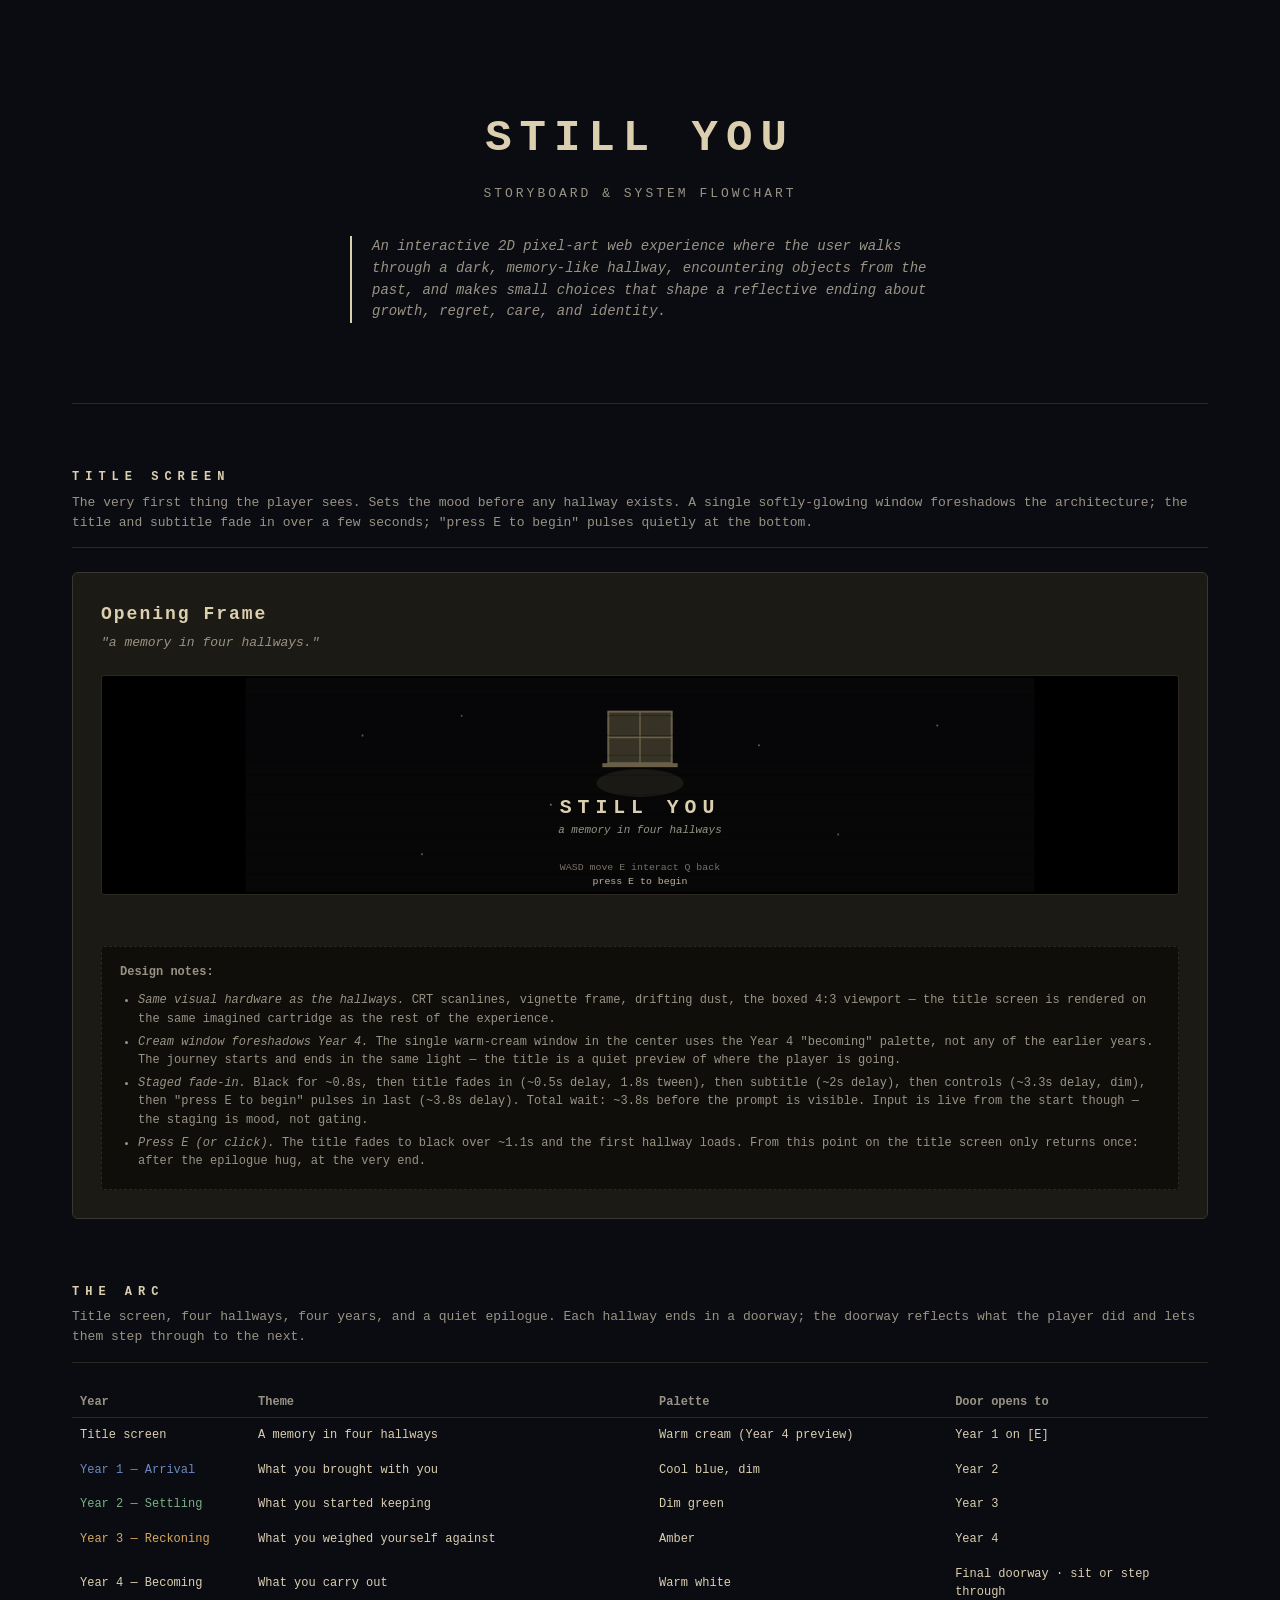
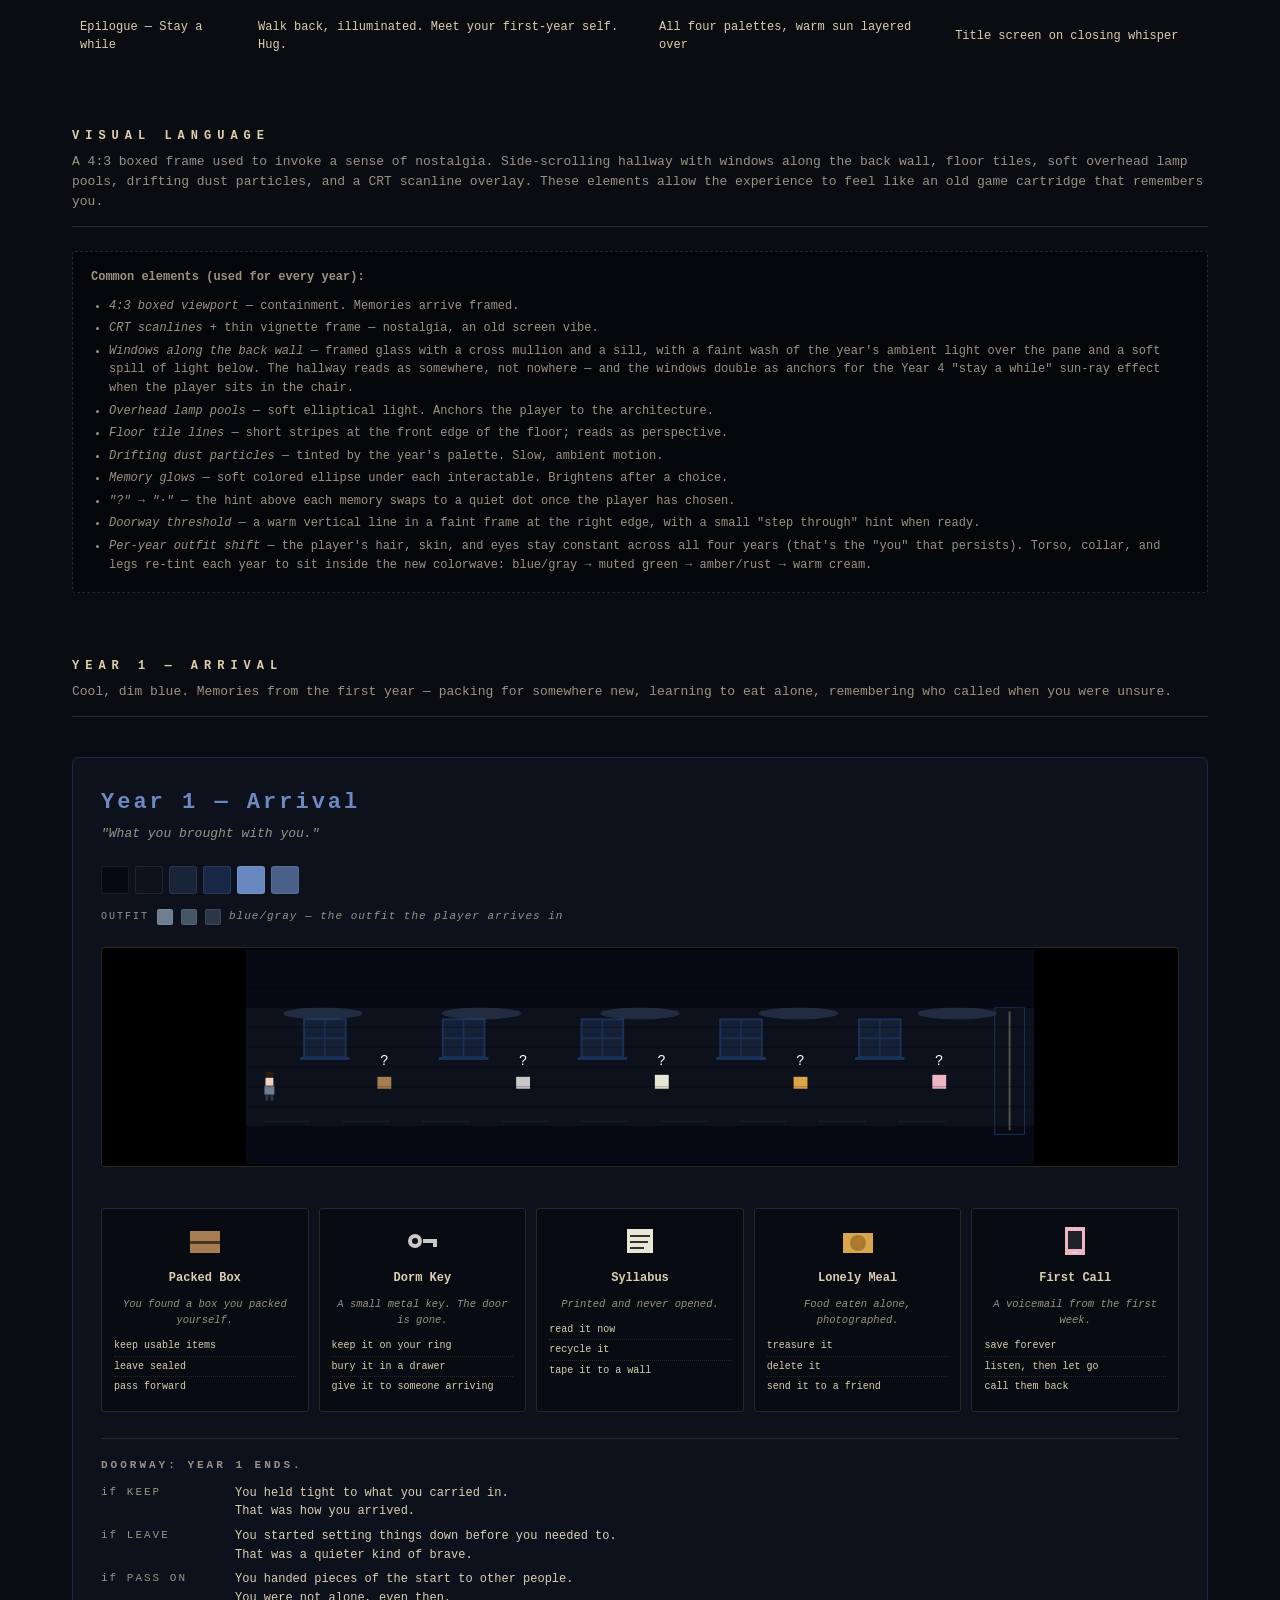
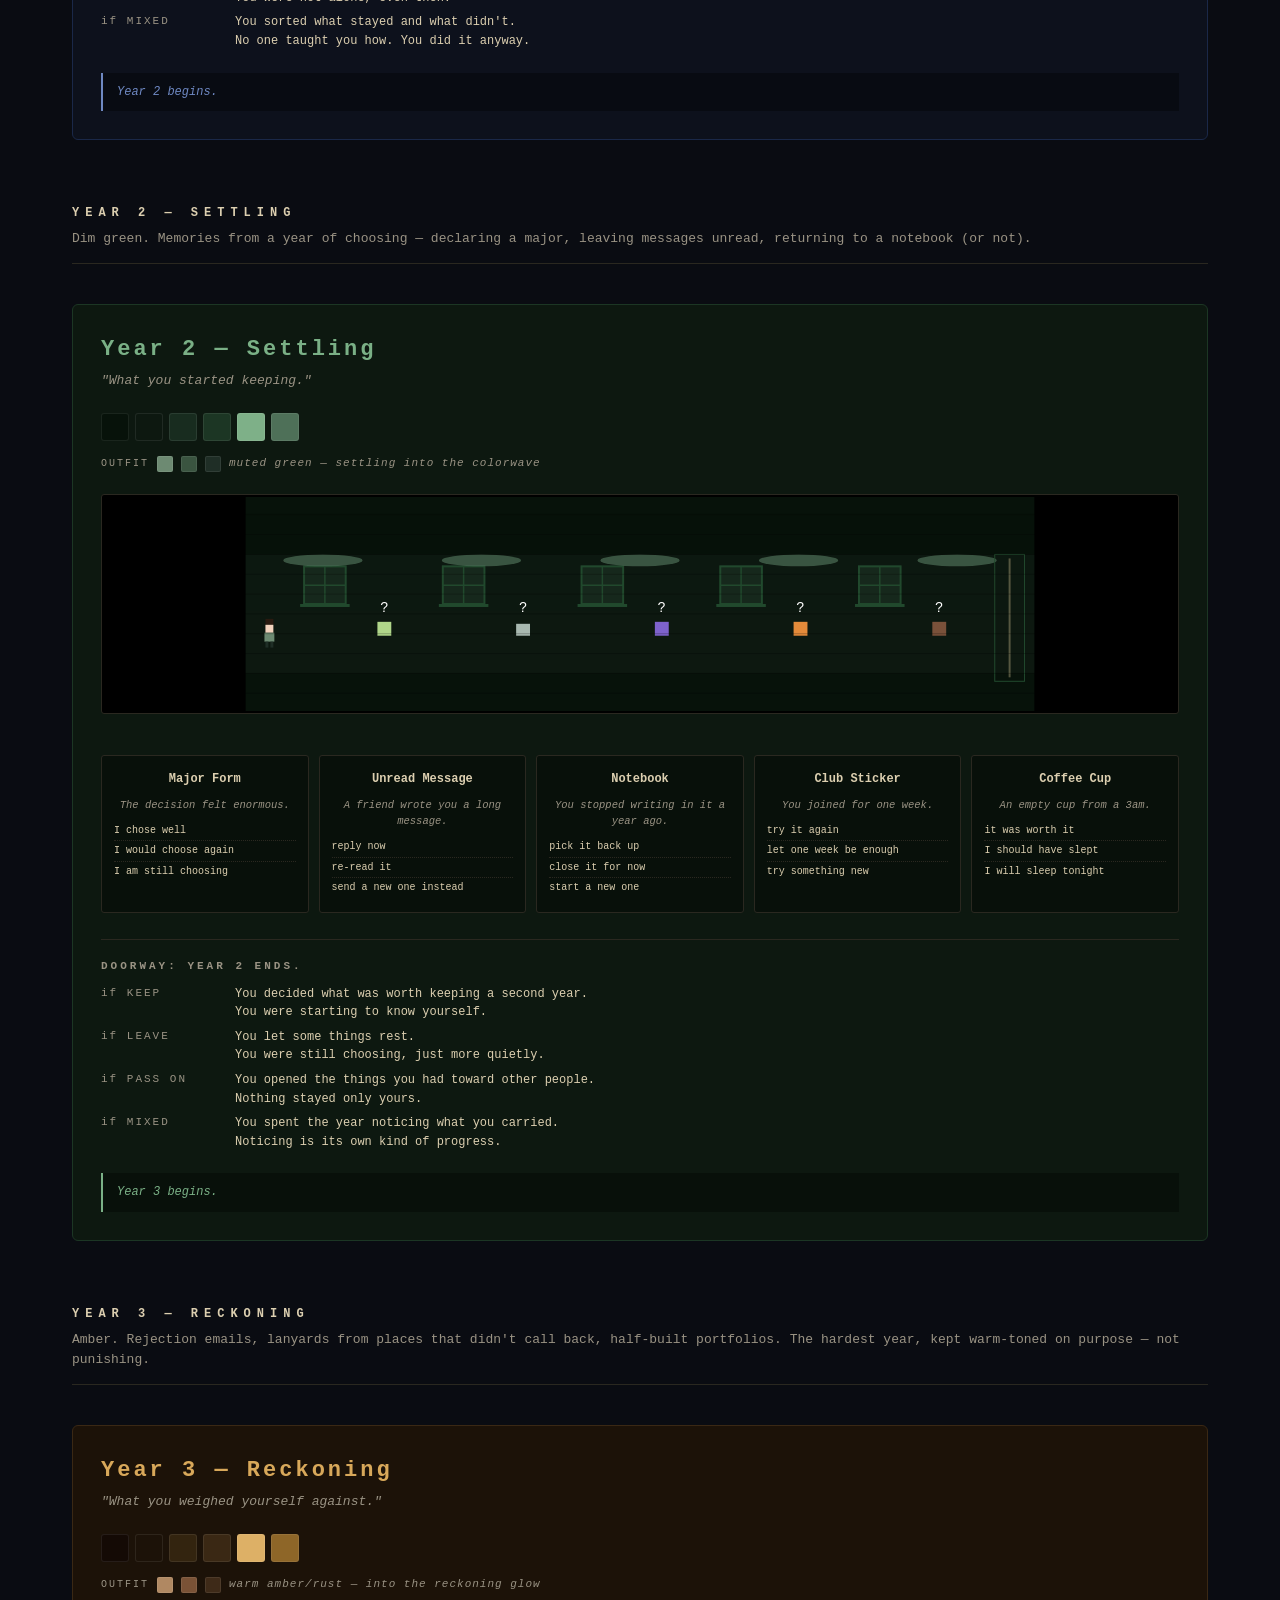
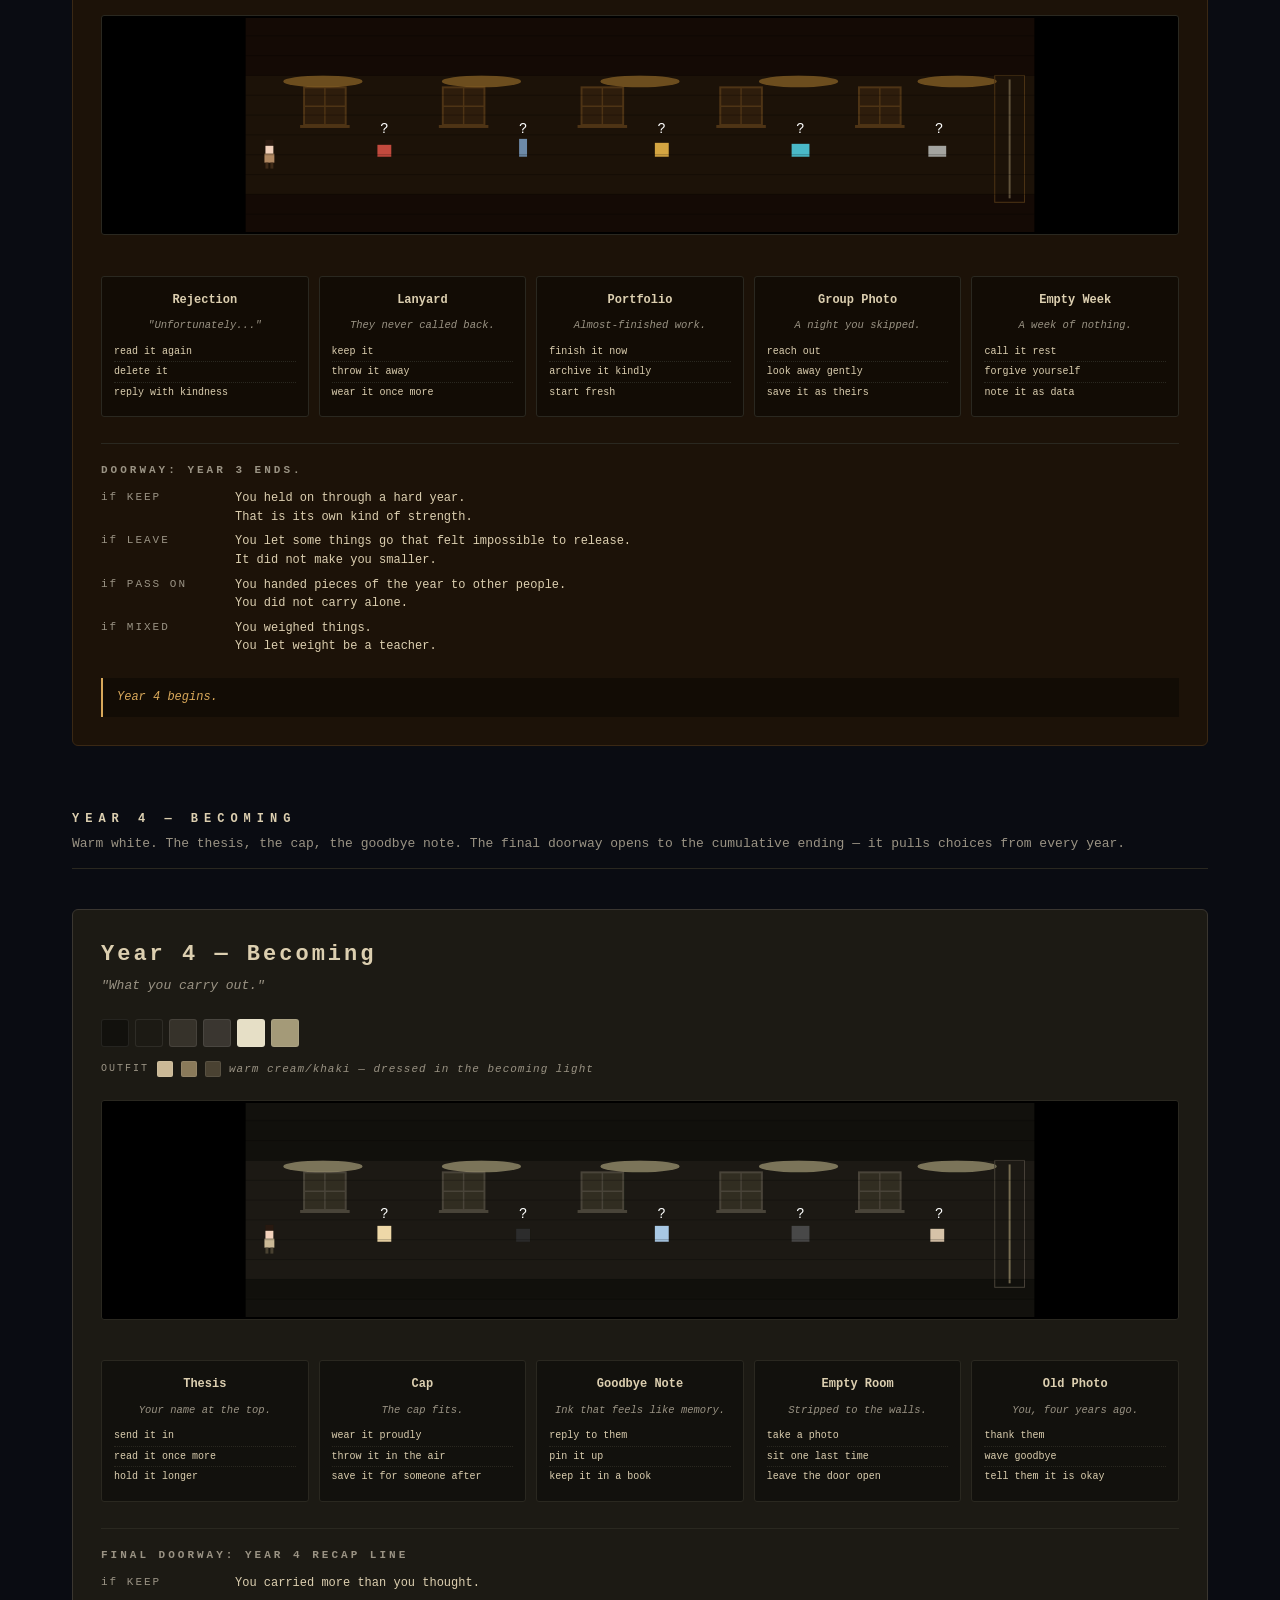
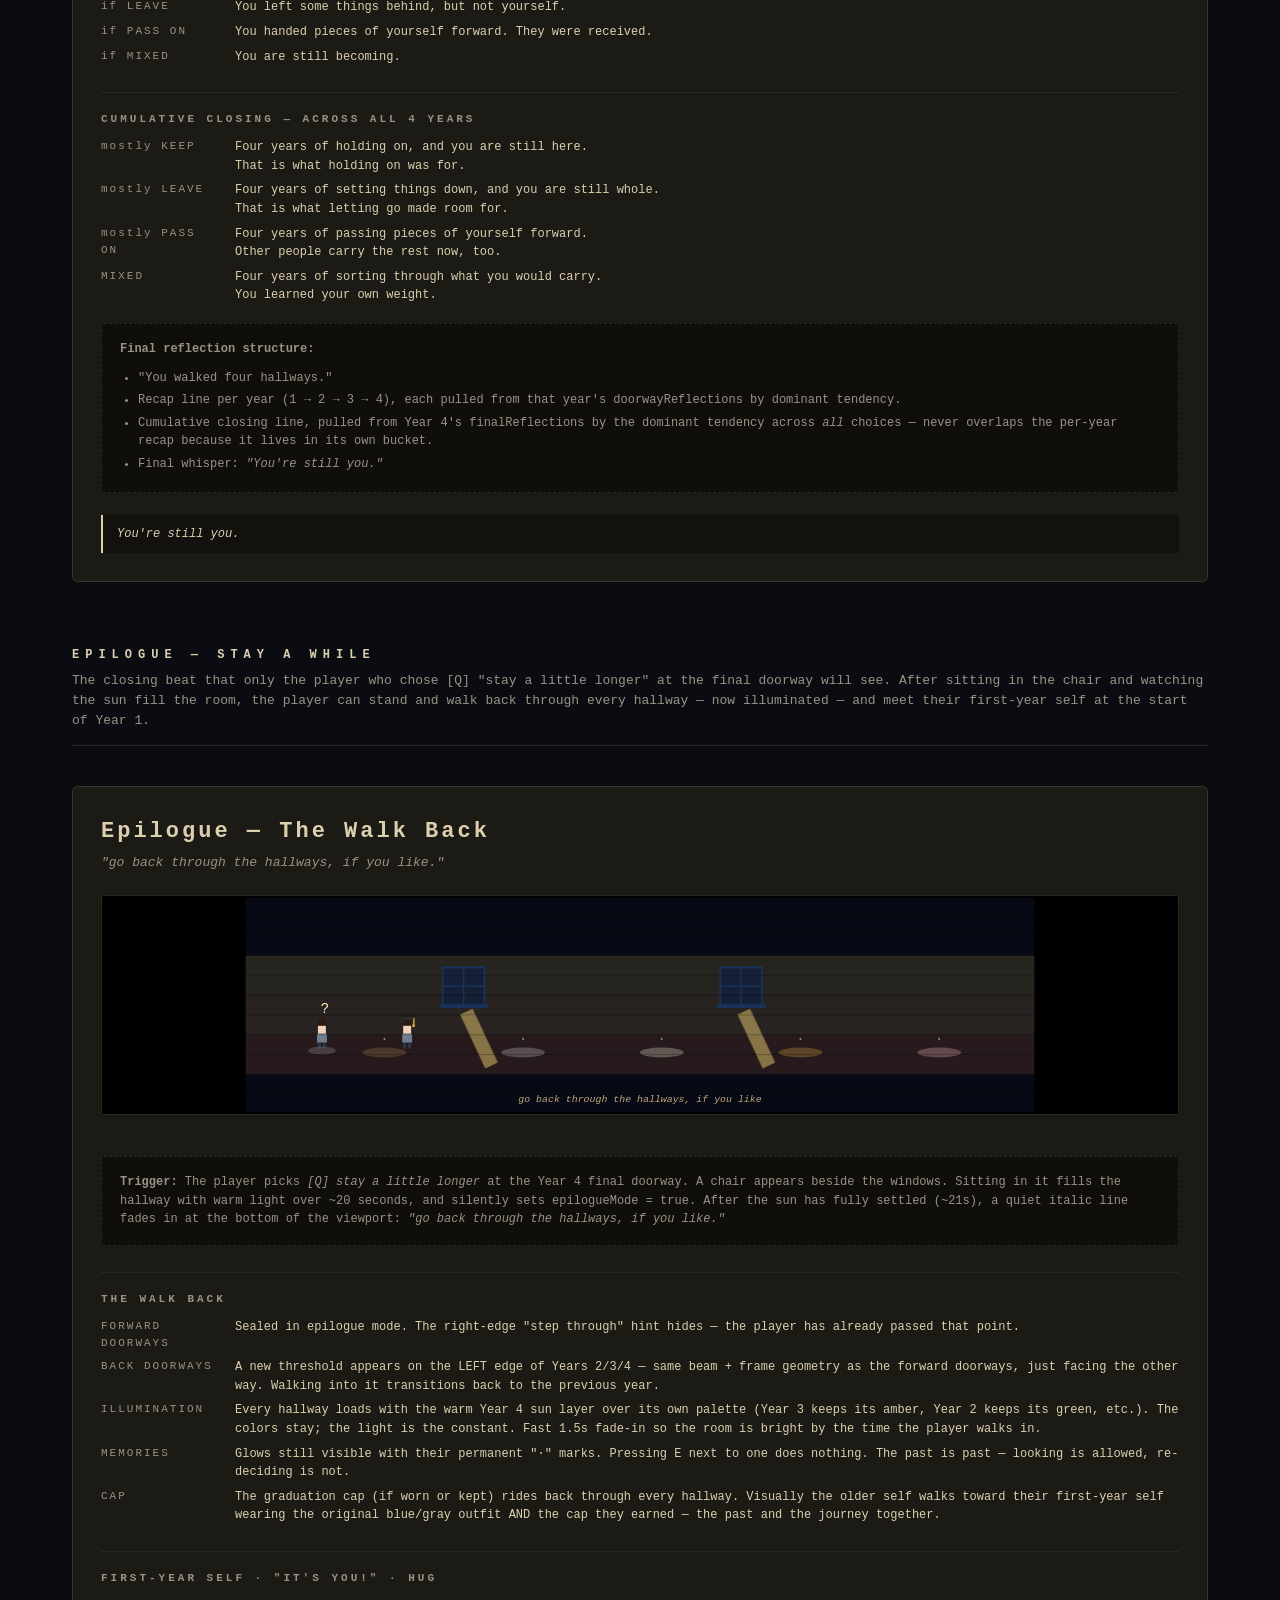
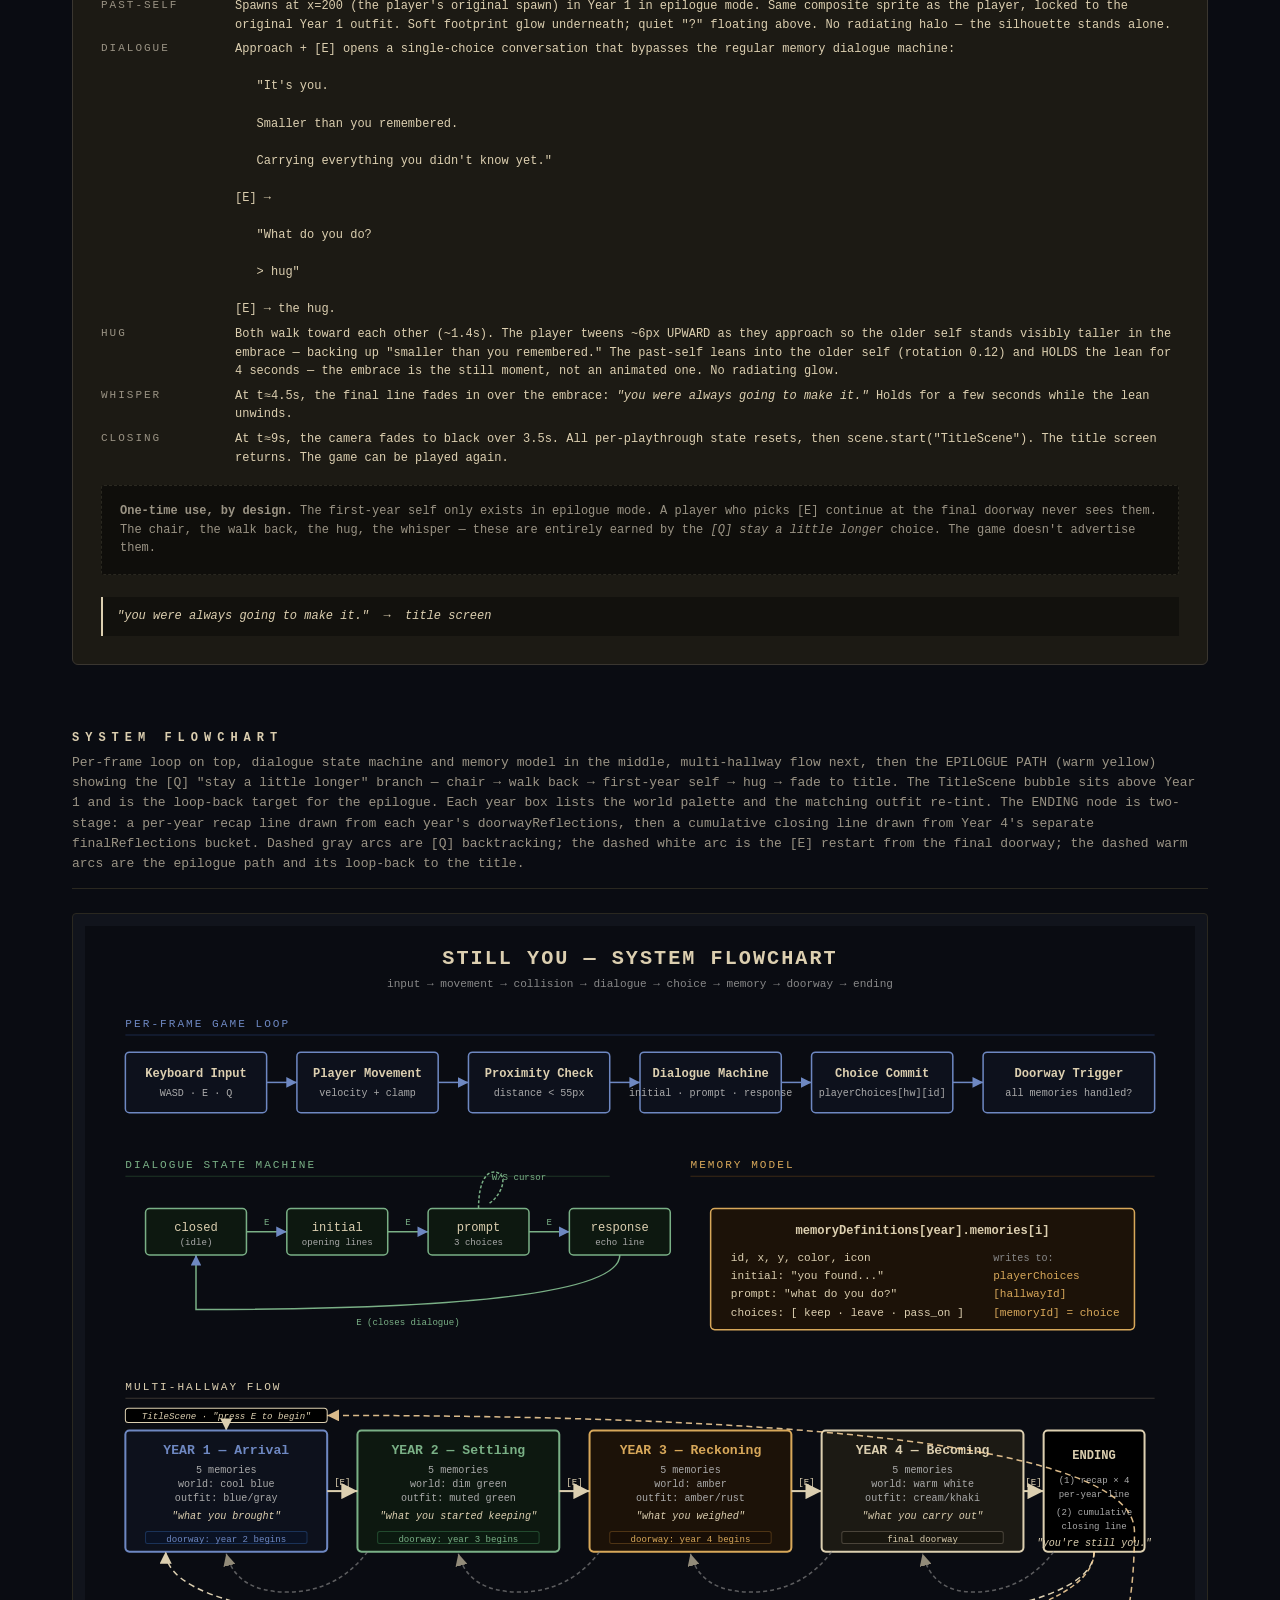
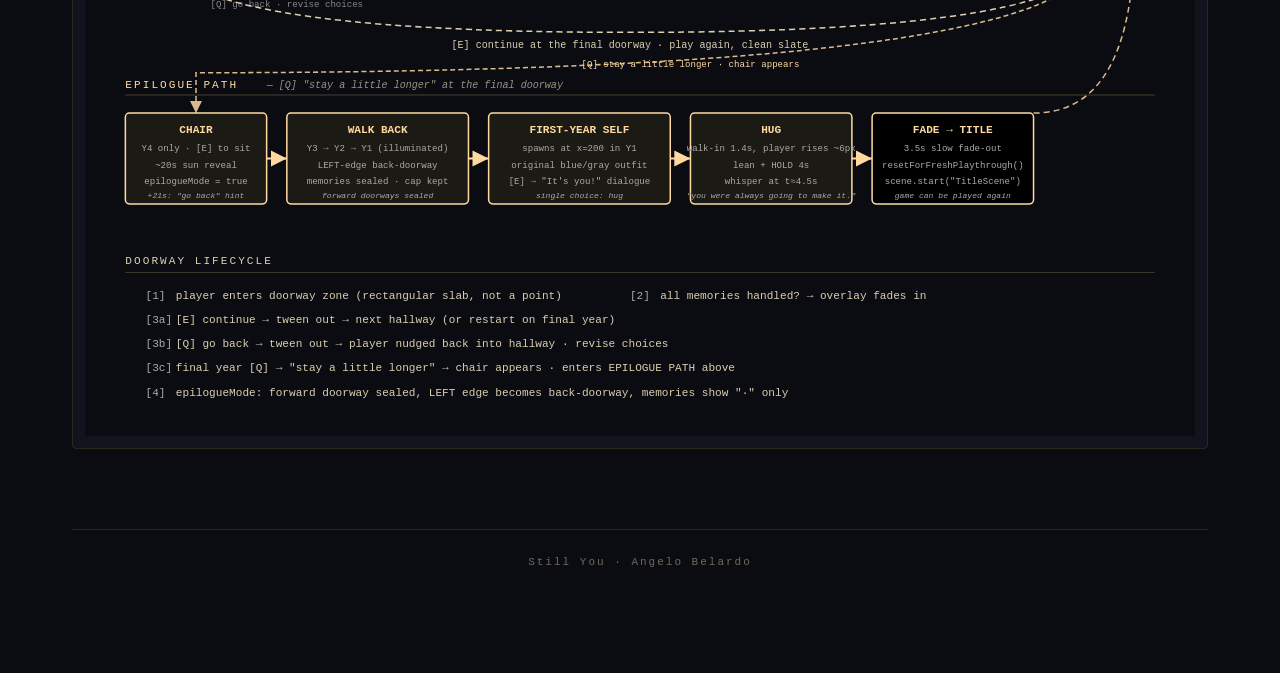
<file: docs/storyboard.html>
<!DOCTYPE html>
<html lang="en">
<head>
<meta charset="UTF-8" />
<meta name="viewport" content="width=device-width, initial-scale=1.0" />
<title>Still You — Storyboard &amp; Flowchart</title>
<style>
  :root {
    --bg:        #0a0c12;
    --bg-soft:   #11141c;
    --text:      #dccfb0;
    --text-dim:  #9a9384;
    --muted:     #6e6a5e;
    --rule:      #2a2820;

    --y1: #6e88c2;  --y1-bg: #0d111c;  --y1-stroke: #1a2848;
    --y2: #7ab086;  --y2-bg: #0d1810;  --y2-stroke: #1c3624;
    --y3: #d8a85a;  --y3-bg: #1c1208;  --y3-stroke: #3a2814;
    --y4: #dccfb0;  --y4-bg: #1c1a14;  --y4-stroke: #3a3630;
  }
  * { box-sizing: border-box; }
  html, body {
    margin: 0;
    padding: 0;
    background: var(--bg);
    color: var(--text);
    font-family: "Courier New", ui-monospace, monospace;
    line-height: 1.55;
  }
  body {
    padding: 48px 32px 96px;
    max-width: 1200px;
    margin: 0 auto;
  }
  header.cover {
    text-align: center;
    padding: 56px 0 80px;
    border-bottom: 1px solid var(--rule);
  }
  header.cover h1 {
    font-size: 44px;
    letter-spacing: 8px;
    margin: 0 0 12px;
    color: var(--text);
  }
  header.cover .subtitle {
    color: var(--text-dim);
    letter-spacing: 3px;
    font-size: 13px;
    text-transform: uppercase;
  }
  header.cover blockquote {
    margin: 32px auto 0;
    max-width: 580px;
    color: var(--text-dim);
    font-style: italic;
    font-size: 14px;
    border-left: 2px solid var(--y4);
    padding-left: 20px;
    text-align: left;
  }

  section {
    margin-top: 64px;
  }
  section h2 {
    font-size: 12px;
    letter-spacing: 6px;
    color: var(--y4);
    text-transform: uppercase;
    margin: 0 0 6px;
  }
  section .sub {
    color: var(--text-dim);
    font-size: 13px;
    margin-bottom: 24px;
    border-bottom: 1px solid var(--rule);
    padding-bottom: 14px;
  }

  /* Year panels */
  .year {
    margin-top: 40px;
    padding: 28px;
    border-radius: 6px;
    border: 1px solid;
  }
  .year.y1 { background: var(--y1-bg); border-color: var(--y1-stroke); }
  .year.y2 { background: var(--y2-bg); border-color: var(--y2-stroke); }
  .year.y3 { background: var(--y3-bg); border-color: var(--y3-stroke); }
  .year.y4 { background: var(--y4-bg); border-color: var(--y4-stroke); }

  .year h3 {
    margin: 0 0 4px;
    font-size: 22px;
    letter-spacing: 3px;
  }
  .year.y1 h3 { color: var(--y1); }
  .year.y2 h3 { color: var(--y2); }
  .year.y3 h3 { color: var(--y3); }
  .year.y4 h3 { color: var(--y4); }

  .year .tagline {
    color: var(--text-dim);
    font-style: italic;
    font-size: 13px;
    margin-bottom: 22px;
  }
  .year .palette {
    display: flex;
    gap: 6px;
    margin: 14px 0 22px;
  }
  .palette .sw {
    width: 28px;
    height: 28px;
    border-radius: 3px;
    border: 1px solid rgba(255,255,255,0.08);
  }
  .outfit-row {
    display: flex;
    align-items: center;
    gap: 8px;
    margin: -8px 0 22px;
    font-size: 11px;
    color: var(--text-dim);
    letter-spacing: 1px;
  }
  .outfit-row .label {
    text-transform: uppercase;
    letter-spacing: 2px;
    font-size: 10px;
  }
  .outfit-row .sw-small {
    width: 16px;
    height: 16px;
    border-radius: 2px;
    border: 1px solid rgba(255,255,255,0.08);
  }
  .outfit-row .note { font-style: italic; }

  .year .mockup {
    width: 100%;
    height: 220px;
    margin-bottom: 24px;
    border: 1px solid var(--rule);
    border-radius: 3px;
    background: #000;
  }

  .memories {
    display: grid;
    grid-template-columns: repeat(5, 1fr);
    gap: 10px;
    margin-top: 8px;
  }
  .memcard {
    background: rgba(0,0,0,0.35);
    border: 1px solid var(--rule);
    border-radius: 3px;
    padding: 14px 12px;
    font-size: 11px;
  }
  .memcard .icon {
    display: block;
    margin: 0 auto 10px;
  }
  .memcard .title {
    font-weight: bold;
    color: var(--text);
    margin-bottom: 8px;
    font-size: 12px;
    text-align: center;
  }
  .memcard .line {
    color: var(--text-dim);
    font-style: italic;
    font-size: 10.5px;
    margin-bottom: 8px;
    text-align: center;
  }
  .memcard ul {
    list-style: none;
    margin: 0;
    padding: 0;
    font-size: 10px;
  }
  .memcard li {
    color: var(--text);
    padding: 2px 0;
    border-top: 1px dotted var(--rule);
  }
  .memcard li:first-child { border-top: none; }

  .reflections {
    margin-top: 26px;
    padding-top: 18px;
    border-top: 1px solid var(--rule);
  }
  .reflections h4 {
    margin: 0 0 10px;
    font-size: 11px;
    letter-spacing: 3px;
    color: var(--text-dim);
    text-transform: uppercase;
  }
  .reflections .row {
    display: grid;
    grid-template-columns: 120px 1fr;
    gap: 14px;
    margin: 6px 0;
    font-size: 12px;
  }
  .reflections .row .tag {
    color: var(--text-dim);
    font-size: 11px;
    letter-spacing: 2px;
  }
  .reflections .row .body {
    color: var(--text);
    white-space: pre-wrap;
  }
  .transition {
    margin-top: 22px;
    padding: 10px 14px;
    border-left: 2px solid currentColor;
    color: inherit;
    font-size: 12px;
    font-style: italic;
    background: rgba(0,0,0,0.35);
  }
  .year.y1 .transition { color: var(--y1); }
  .year.y2 .transition { color: var(--y2); }
  .year.y3 .transition { color: var(--y3); }
  .year.y4 .transition { color: var(--y4); }

  .visual-notes {
    background: rgba(0,0,0,0.45);
    border: 1px dashed var(--rule);
    border-radius: 3px;
    padding: 16px 18px;
    margin: 22px 0 0;
    font-size: 12px;
    color: var(--text-dim);
  }
  .visual-notes ul { margin: 8px 0 0 18px; padding: 0; }
  .visual-notes li { padding: 2px 0; }

  .flowchart-wrap {
    background: var(--bg-soft);
    padding: 12px;
    border-radius: 4px;
    border: 1px solid var(--rule);
  }
  .flowchart-wrap svg { display: block; width: 100%; height: auto; }

  footer {
    margin-top: 80px;
    padding-top: 24px;
    border-top: 1px solid var(--rule);
    color: var(--muted);
    font-size: 11px;
    text-align: center;
    letter-spacing: 2px;
  }

  @media (max-width: 900px) {
    .memories { grid-template-columns: repeat(2, 1fr); }
  }
</style>
</head>
<body>

<header class="cover">
  <h1>STILL YOU</h1>
  <div class="subtitle">storyboard &amp; system flowchart</div>
  <blockquote>
    An interactive 2D pixel-art web experience where the user walks through a dark, memory-like hallway,
    encountering objects from the past, and makes small choices that shape a reflective ending about growth,
    regret, care, and identity.
  </blockquote>
</header>

<!-- ============================================================ -->
<!-- Title screen -->
<!-- ============================================================ -->
<section>
  <h2>Title Screen</h2>
  <div class="sub">The very first thing the player sees. Sets the mood before any hallway exists. A single softly-glowing window foreshadows the architecture; the title and subtitle fade in over a few seconds; "press E to begin" pulses quietly at the bottom.</div>

  <div class="year y4" style="margin-top:24px;">
    <h3 style="font-size:18px; letter-spacing:2px;">Opening Frame</h3>
    <div class="tagline">"a memory in four hallways."</div>

    <svg class="mockup" viewBox="0 0 800 220" preserveAspectRatio="xMidYMid meet">
      <rect width="800" height="220" fill="#070708"/>

      <!-- Foreshadowing window in cream/khaki (Year 4 palette). The title and
           the ending should rhyme — the player starts and finishes in the
           same warm light. -->
      <rect x="368" y="36" width="64" height="52" fill="#18160f"/>
      <rect x="368" y="36" width="64" height="52" fill="#a49a78" fill-opacity="0.22"/>
      <rect x="368" y="36" width="64" height="52" fill="none" stroke="#6a604a" stroke-width="2"/>
      <line x1="400" y1="36" x2="400" y2="88" stroke="#6a604a" stroke-width="1.5"/>
      <line x1="368" y1="62" x2="432" y2="62" stroke="#6a604a" stroke-width="1.5"/>
      <rect x="362" y="88" width="76" height="4" fill="#6a604a"/>
      <ellipse cx="400" cy="108" rx="44" ry="14" fill="#a49a78" fill-opacity="0.12"/>

      <!-- Dust motes scattered across the frame -->
      <g>
        <circle cx="120" cy="60"  r="1" fill="#e6dfc6" opacity="0.5"/>
        <circle cx="220" cy="40"  r="1" fill="#e6dfc6" opacity="0.4"/>
        <circle cx="310" cy="130" r="1" fill="#e6dfc6" opacity="0.5"/>
        <circle cx="520" cy="70"  r="1" fill="#e6dfc6" opacity="0.4"/>
        <circle cx="600" cy="160" r="1" fill="#e6dfc6" opacity="0.5"/>
        <circle cx="700" cy="50"  r="1" fill="#e6dfc6" opacity="0.4"/>
        <circle cx="180" cy="180" r="1" fill="#e6dfc6" opacity="0.5"/>
      </g>

      <!-- Title -->
      <text x="400" y="138" text-anchor="middle" fill="#dccfb0" font-size="20" font-family="monospace" font-weight="bold" letter-spacing="6">STILL  YOU</text>
      <text x="400" y="158" text-anchor="middle" fill="#9a9384" font-size="11" font-family="monospace" font-style="italic">a memory in four hallways</text>

      <!-- Controls -->
      <text x="400" y="196" text-anchor="middle" fill="#777067" font-size="10" font-family="monospace">WASD move     E interact     Q back</text>
      <!-- Begin prompt (with subtle "pulse" indicated by lighter color) -->
      <text x="400" y="210" text-anchor="middle" fill="#bdb39c" font-size="10" font-family="monospace">press  E  to begin</text>

      <!-- Scanlines -->
      <g opacity="0.25">
        <line x1="0" y1="20"  x2="800" y2="20"  stroke="#000"/>
        <line x1="0" y1="40"  x2="800" y2="40"  stroke="#000"/>
        <line x1="0" y1="60"  x2="800" y2="60"  stroke="#000"/>
        <line x1="0" y1="80"  x2="800" y2="80"  stroke="#000"/>
        <line x1="0" y1="100" x2="800" y2="100" stroke="#000"/>
        <line x1="0" y1="120" x2="800" y2="120" stroke="#000"/>
        <line x1="0" y1="140" x2="800" y2="140" stroke="#000"/>
        <line x1="0" y1="160" x2="800" y2="160" stroke="#000"/>
        <line x1="0" y1="180" x2="800" y2="180" stroke="#000"/>
        <line x1="0" y1="200" x2="800" y2="200" stroke="#000"/>
      </g>
      <!-- Frame -->
      <rect x="0" y="0" width="800" height="220" fill="none" stroke="#000" stroke-width="4"/>
    </svg>

    <div class="visual-notes" style="margin-top:18px;">
      <strong>Design notes:</strong>
      <ul>
        <li><em>Same visual hardware as the hallways.</em> CRT scanlines, vignette frame, drifting dust, the boxed 4:3 viewport — the title screen is rendered on the same imagined cartridge as the rest of the experience.</li>
        <li><em>Cream window foreshadows Year 4.</em> The single warm-cream window in the center uses the Year 4 "becoming" palette, not any of the earlier years. The journey starts and ends in the same light — the title is a quiet preview of where the player is going.</li>
        <li><em>Staged fade-in.</em> Black for ~0.8s, then title fades in (~0.5s delay, 1.8s tween), then subtitle (~2s delay), then controls (~3.3s delay, dim), then "press E to begin" pulses in last (~3.8s delay). Total wait: ~3.8s before the prompt is visible. Input is live from the start though — the staging is mood, not gating.</li>
        <li><em>Press E (or click).</em> The title fades to black over ~1.1s and the first hallway loads. From this point on the title screen only returns once: after the epilogue hug, at the very end.</li>
      </ul>
    </div>
  </div>
</section>

<!-- ============================================================ -->
<!-- Arc -->
<!-- ============================================================ -->
<section>
  <h2>The Arc</h2>
  <div class="sub">Title screen, four hallways, four years, and a quiet epilogue. Each hallway ends in a doorway; the doorway reflects what the player did and lets them step through to the next.</div>

  <table style="width:100%; font-size:12px; border-collapse: collapse;">
    <thead style="color: var(--text-dim); text-align:left;">
      <tr>
        <th style="padding:6px 8px; border-bottom:1px solid var(--rule);">Year</th>
        <th style="padding:6px 8px; border-bottom:1px solid var(--rule);">Theme</th>
        <th style="padding:6px 8px; border-bottom:1px solid var(--rule);">Palette</th>
        <th style="padding:6px 8px; border-bottom:1px solid var(--rule);">Door opens to</th>
      </tr>
    </thead>
    <tbody>
      <tr>
        <td style="padding:8px; color: var(--y4);">Title screen</td>
        <td style="padding:8px;">A memory in four hallways</td>
        <td style="padding:8px;">Warm cream (Year 4 preview)</td>
        <td style="padding:8px;">Year 1 on [E]</td>
      </tr>
      <tr>
        <td style="padding:8px; color: var(--y1);">Year 1 — Arrival</td>
        <td style="padding:8px;">What you brought with you</td>
        <td style="padding:8px;">Cool blue, dim</td>
        <td style="padding:8px;">Year 2</td>
      </tr>
      <tr>
        <td style="padding:8px; color: var(--y2);">Year 2 — Settling</td>
        <td style="padding:8px;">What you started keeping</td>
        <td style="padding:8px;">Dim green</td>
        <td style="padding:8px;">Year 3</td>
      </tr>
      <tr>
        <td style="padding:8px; color: var(--y3);">Year 3 — Reckoning</td>
        <td style="padding:8px;">What you weighed yourself against</td>
        <td style="padding:8px;">Amber</td>
        <td style="padding:8px;">Year 4</td>
      </tr>
      <tr>
        <td style="padding:8px; color: var(--y4);">Year 4 — Becoming</td>
        <td style="padding:8px;">What you carry out</td>
        <td style="padding:8px;">Warm white</td>
        <td style="padding:8px;">Final doorway · sit or step through</td>
      </tr>
      <tr>
        <td style="padding:8px; color: var(--y4);">Epilogue — Stay a while</td>
        <td style="padding:8px;">Walk back, illuminated. Meet your first-year self. Hug.</td>
        <td style="padding:8px;">All four palettes, warm sun layered over</td>
        <td style="padding:8px;">Title screen on closing whisper</td>
      </tr>
    </tbody>
  </table>
</section>

<!-- ============================================================ -->
<!-- Visual language -->
<!-- ============================================================ -->
<section>
  <h2>Visual Language</h2>
  <div class="sub">A 4:3 boxed frame used to invoke a sense of nostalgia.
    Side-scrolling hallway with windows along the back wall, floor tiles,
    soft overhead lamp pools, drifting dust particles, and a CRT scanline overlay.
    These elements allow the experience to feel like an old game cartridge that remembers you.</div>

  <div class="visual-notes">
    <strong>Common elements (used for every year):</strong>
    <ul>
      <li><em>4:3 boxed viewport</em> — containment. Memories arrive framed.</li>
      <li><em>CRT scanlines</em> + thin vignette frame — nostalgia, an old screen vibe.</li>
      <li><em>Windows along the back wall</em> — framed glass with a cross mullion and a sill, with a faint wash of the year's ambient light over the pane and a soft spill of light below. The hallway reads as somewhere, not nowhere — and the windows double as anchors for the Year 4 "stay a while" sun-ray effect when the player sits in the chair.</li>
      <li><em>Overhead lamp pools</em> — soft elliptical light. Anchors the player to the architecture.</li>
      <li><em>Floor tile lines</em> — short stripes at the front edge of the floor; reads as perspective.</li>
      <li><em>Drifting dust particles</em> — tinted by the year's palette. Slow, ambient motion.</li>
      <li><em>Memory glows</em> — soft colored ellipse under each interactable. Brightens after a choice.</li>
      <li><em>"?" → "·"</em> — the hint above each memory swaps to a quiet dot once the player has chosen.</li>
      <li><em>Doorway threshold</em> — a warm vertical line in a faint frame at the right edge, with a small "step through" hint when ready.</li>
      <li><em>Per-year outfit shift</em> — the player's hair, skin, and eyes stay constant across all four years (that's the "you" that persists). Torso, collar, and legs re-tint each year to sit inside the new colorwave: blue/gray → muted green → amber/rust → warm cream.</li>
    </ul>
  </div>
</section>

<!-- ============================================================ -->
<!-- Year 1 -->
<!-- ============================================================ -->
<section>
  <h2>Year 1 — Arrival</h2>
  <div class="sub">Cool, dim blue. Memories from the first year — packing for somewhere new, learning to eat alone, remembering who called when you were unsure.</div>

  <div class="year y1">
    <h3>Year 1 — Arrival</h3>
    <div class="tagline">"What you brought with you."</div>
    <div class="palette">
      <div class="sw" style="background:#070a14"></div>
      <div class="sw" style="background:#0d111c"></div>
      <div class="sw" style="background:#1a2438"></div>
      <div class="sw" style="background:#1a2848"></div>
      <div class="sw" style="background:#6a88c0"></div>
      <div class="sw" style="background:#4a6088"></div>
    </div>
    <div class="outfit-row">
      <span class="label">Outfit</span>
      <div class="sw-small" style="background:#6e7e90" title="torso"></div>
      <div class="sw-small" style="background:#445566" title="collar"></div>
      <div class="sw-small" style="background:#2a3848" title="legs"></div>
      <span class="note">blue/gray — the outfit the player arrives in</span>
    </div>

    <svg class="mockup" viewBox="0 0 800 220" preserveAspectRatio="xMidYMid meet">
      <rect width="800" height="220" fill="#070a14"/>
      <rect x="0" y="60" width="800" height="120" fill="#0d111c"/>
      <!-- windows along the back wall (glass + light wash + frame + cross mullion + sill) -->
      <g>
        <!-- window at cx=82 -->
        <rect x="61"  y="72" width="42" height="38" fill="#0a1224"/>
        <rect x="61"  y="72" width="42" height="38" fill="#4a6088" fill-opacity="0.18"/>
        <rect x="61"  y="72" width="42" height="38" fill="none" stroke="#1a3258" stroke-width="2"/>
        <line x1="82"  y1="72" x2="82"  y2="110" stroke="#1a3258" stroke-width="1.5"/>
        <line x1="61"  y1="91" x2="103" y2="91"  stroke="#1a3258" stroke-width="1.5"/>
        <rect x="57"  y="110" width="50" height="3" fill="#1a3258"/>
        <!-- window at cx=222 -->
        <rect x="201" y="72" width="42" height="38" fill="#0a1224"/>
        <rect x="201" y="72" width="42" height="38" fill="#4a6088" fill-opacity="0.18"/>
        <rect x="201" y="72" width="42" height="38" fill="none" stroke="#1a3258" stroke-width="2"/>
        <line x1="222" y1="72" x2="222" y2="110" stroke="#1a3258" stroke-width="1.5"/>
        <line x1="201" y1="91" x2="243" y2="91"  stroke="#1a3258" stroke-width="1.5"/>
        <rect x="197" y="110" width="50" height="3" fill="#1a3258"/>
        <!-- window at cx=362 -->
        <rect x="341" y="72" width="42" height="38" fill="#0a1224"/>
        <rect x="341" y="72" width="42" height="38" fill="#4a6088" fill-opacity="0.18"/>
        <rect x="341" y="72" width="42" height="38" fill="none" stroke="#1a3258" stroke-width="2"/>
        <line x1="362" y1="72" x2="362" y2="110" stroke="#1a3258" stroke-width="1.5"/>
        <line x1="341" y1="91" x2="383" y2="91"  stroke="#1a3258" stroke-width="1.5"/>
        <rect x="337" y="110" width="50" height="3" fill="#1a3258"/>
        <!-- window at cx=502 -->
        <rect x="481" y="72" width="42" height="38" fill="#0a1224"/>
        <rect x="481" y="72" width="42" height="38" fill="#4a6088" fill-opacity="0.18"/>
        <rect x="481" y="72" width="42" height="38" fill="none" stroke="#1a3258" stroke-width="2"/>
        <line x1="502" y1="72" x2="502" y2="110" stroke="#1a3258" stroke-width="1.5"/>
        <line x1="481" y1="91" x2="523" y2="91"  stroke="#1a3258" stroke-width="1.5"/>
        <rect x="477" y="110" width="50" height="3" fill="#1a3258"/>
        <!-- window at cx=642 -->
        <rect x="621" y="72" width="42" height="38" fill="#0a1224"/>
        <rect x="621" y="72" width="42" height="38" fill="#4a6088" fill-opacity="0.18"/>
        <rect x="621" y="72" width="42" height="38" fill="none" stroke="#1a3258" stroke-width="2"/>
        <line x1="642" y1="72" x2="642" y2="110" stroke="#1a3258" stroke-width="1.5"/>
        <line x1="621" y1="91" x2="663" y2="91"  stroke="#1a3258" stroke-width="1.5"/>
        <rect x="617" y="110" width="50" height="3" fill="#1a3258"/>
      </g>
      <!-- floor strips -->
      <g opacity="0.5">
        <rect x="20"  y="174" width="48" height="2" fill="#1a2438"/>
        <rect x="100" y="174" width="48" height="2" fill="#1a2438"/>
        <rect x="180" y="174" width="48" height="2" fill="#1a2438"/>
        <rect x="260" y="174" width="48" height="2" fill="#1a2438"/>
        <rect x="340" y="174" width="48" height="2" fill="#1a2438"/>
        <rect x="420" y="174" width="48" height="2" fill="#1a2438"/>
        <rect x="500" y="174" width="48" height="2" fill="#1a2438"/>
        <rect x="580" y="174" width="48" height="2" fill="#1a2438"/>
        <rect x="660" y="174" width="48" height="2" fill="#1a2438"/>
      </g>
      <!-- overhead lamp pools -->
      <g opacity="0.7">
        <ellipse cx="80"  cy="66" rx="40" ry="6" fill="#4a6088" opacity="0.5"/>
        <ellipse cx="240" cy="66" rx="40" ry="6" fill="#4a6088" opacity="0.5"/>
        <ellipse cx="400" cy="66" rx="40" ry="6" fill="#4a6088" opacity="0.5"/>
        <ellipse cx="560" cy="66" rx="40" ry="6" fill="#4a6088" opacity="0.5"/>
        <ellipse cx="720" cy="66" rx="40" ry="6" fill="#4a6088" opacity="0.5"/>
      </g>
      <!-- memories -->
      <g>
        <rect x="135" y="130" width="14" height="12" fill="#a67c52"/>
        <text x="142" y="118" text-anchor="middle" fill="#fff" font-size="14" font-family="monospace">?</text>
        <rect x="275" y="130" width="14" height="12" fill="#c8c8c8"/>
        <text x="282" y="118" text-anchor="middle" fill="#fff" font-size="14" font-family="monospace">?</text>
        <rect x="415" y="128" width="14" height="14" fill="#e8e6d4"/>
        <text x="422" y="118" text-anchor="middle" fill="#fff" font-size="14" font-family="monospace">?</text>
        <rect x="555" y="130" width="14" height="12" fill="#d9a64a"/>
        <text x="562" y="118" text-anchor="middle" fill="#fff" font-size="14" font-family="monospace">?</text>
        <rect x="695" y="128" width="14" height="14" fill="#eeb6c4"/>
        <text x="702" y="118" text-anchor="middle" fill="#fff" font-size="14" font-family="monospace">?</text>
      </g>
      <!-- player -->
      <g>
        <rect x="22" y="125" width="8" height="6" fill="#2a1a10"/>
        <rect x="22" y="131" width="8" height="8" fill="#f2d2bd"/>
        <rect x="21" y="139" width="10" height="9" fill="#6e7e90"/>
        <rect x="22" y="148" width="3" height="6" fill="#2a3848"/>
        <rect x="27" y="148" width="3" height="6" fill="#2a3848"/>
      </g>
      <!-- doorway threshold -->
      <rect x="772" y="64" width="2" height="120" fill="#ffe8b0" opacity="0.3"/>
      <rect x="758" y="60" width="30" height="128" fill="none" stroke="#1a3258"/>
      <!-- scanlines -->
      <g opacity="0.25">
        <line x1="0" y1="20" x2="800" y2="20" stroke="#000"/>
        <line x1="0" y1="40" x2="800" y2="40" stroke="#000"/>
        <line x1="0" y1="60" x2="800" y2="60" stroke="#000"/>
        <line x1="0" y1="80" x2="800" y2="80" stroke="#000"/>
        <line x1="0" y1="100" x2="800" y2="100" stroke="#000"/>
        <line x1="0" y1="120" x2="800" y2="120" stroke="#000"/>
        <line x1="0" y1="140" x2="800" y2="140" stroke="#000"/>
        <line x1="0" y1="160" x2="800" y2="160" stroke="#000"/>
        <line x1="0" y1="180" x2="800" y2="180" stroke="#000"/>
        <line x1="0" y1="200" x2="800" y2="200" stroke="#000"/>
      </g>
      <!-- frame -->
      <rect x="0" y="0" width="800" height="220" fill="none" stroke="#000" stroke-width="4"/>
    </svg>

    <div class="memories">
      <div class="memcard">
        <svg class="icon" width="42" height="36" viewBox="0 0 42 36">
          <rect x="6" y="8" width="30" height="22" fill="#a67c52"/>
          <rect x="6" y="18" width="30" height="3" fill="#4a3422"/>
        </svg>
        <div class="title">Packed Box</div>
        <div class="line">You found a box you packed yourself.</div>
        <ul>
          <li>keep usable items</li>
          <li>leave sealed</li>
          <li>pass forward</li>
        </ul>
      </div>

      <div class="memcard">
        <svg class="icon" width="42" height="36" viewBox="0 0 42 36">
          <circle cx="14" cy="18" r="7" fill="#c8c8c8"/>
          <circle cx="14" cy="18" r="3" fill="#101010"/>
          <rect x="22" y="16" width="14" height="4" fill="#c8c8c8"/>
          <rect x="32" y="20" width="4" height="4" fill="#c8c8c8"/>
        </svg>
        <div class="title">Dorm Key</div>
        <div class="line">A small metal key. The door is gone.</div>
        <ul>
          <li>keep it on your ring</li>
          <li>bury it in a drawer</li>
          <li>give it to someone arriving</li>
        </ul>
      </div>

      <div class="memcard">
        <svg class="icon" width="42" height="36" viewBox="0 0 42 36">
          <rect x="8"  y="6"  width="26" height="24" fill="#e8e6d4"/>
          <rect x="11" y="12" width="20" height="2" fill="#303030"/>
          <rect x="11" y="18" width="18" height="2" fill="#303030"/>
          <rect x="11" y="24" width="14" height="2" fill="#303030"/>
        </svg>
        <div class="title">Syllabus</div>
        <div class="line">Printed and never opened.</div>
        <ul>
          <li>read it now</li>
          <li>recycle it</li>
          <li>tape it to a wall</li>
        </ul>
      </div>

      <div class="memcard">
        <svg class="icon" width="42" height="36" viewBox="0 0 42 36">
          <rect x="6"  y="10" width="30" height="20" fill="#d9a64a"/>
          <circle cx="21" cy="20" r="8" fill="#000" fill-opacity="0.25"/>
          <circle cx="21" cy="19" r="4" fill="#b8782a"/>
        </svg>
        <div class="title">Lonely Meal</div>
        <div class="line">Food eaten alone, photographed.</div>
        <ul>
          <li>treasure it</li>
          <li>delete it</li>
          <li>send it to a friend</li>
        </ul>
      </div>

      <div class="memcard">
        <svg class="icon" width="42" height="36" viewBox="0 0 42 36">
          <rect x="11" y="4"  width="20" height="28" fill="#eeb6c4"/>
          <rect x="14" y="8"  width="14" height="18" fill="#202028"/>
          <circle cx="21" cy="6" r="0.8" fill="#ddd"/>
          <rect x="18" y="29" width="6" height="1" fill="#ddd"/>
        </svg>
        <div class="title">First Call</div>
        <div class="line">A voicemail from the first week.</div>
        <ul>
          <li>save forever</li>
          <li>listen, then let go</li>
          <li>call them back</li>
        </ul>
      </div>
    </div>

    <div class="reflections">
      <h4>Doorway: Year 1 ends.</h4>
      <div class="row"><span class="tag">if KEEP</span><span class="body">You held tight to what you carried in.
That was how you arrived.</span></div>
      <div class="row"><span class="tag">if LEAVE</span><span class="body">You started setting things down before you needed to.
That was a quieter kind of brave.</span></div>
      <div class="row"><span class="tag">if PASS ON</span><span class="body">You handed pieces of the start to other people.
You were not alone, even then.</span></div>
      <div class="row"><span class="tag">if MIXED</span><span class="body">You sorted what stayed and what didn't.
No one taught you how. You did it anyway.</span></div>
    </div>
    <div class="transition">Year 2 begins.</div>
  </div>
</section>

<!-- ============================================================ -->
<!-- Year 2 -->
<!-- ============================================================ -->
<section>
  <h2>Year 2 — Settling</h2>
  <div class="sub">Dim green. Memories from a year of choosing — declaring a major, leaving messages unread, returning to a notebook (or not).</div>

  <div class="year y2">
    <h3>Year 2 — Settling</h3>
    <div class="tagline">"What you started keeping."</div>
    <div class="palette">
      <div class="sw" style="background:#07120a"></div>
      <div class="sw" style="background:#0d1810"></div>
      <div class="sw" style="background:#182c1f"></div>
      <div class="sw" style="background:#1c3624"></div>
      <div class="sw" style="background:#7eb088"></div>
      <div class="sw" style="background:#4e7058"></div>
    </div>
    <div class="outfit-row">
      <span class="label">Outfit</span>
      <div class="sw-small" style="background:#6d8a72" title="torso"></div>
      <div class="sw-small" style="background:#3a5440" title="collar"></div>
      <div class="sw-small" style="background:#1f2e26" title="legs"></div>
      <span class="note">muted green — settling into the colorwave</span>
    </div>

    <svg class="mockup" viewBox="0 0 800 220" preserveAspectRatio="xMidYMid meet">
      <rect width="800" height="220" fill="#07120a"/>
      <rect x="0" y="60" width="800" height="120" fill="#0d1810"/>
      <!-- windows along the back wall -->
      <g>
        <rect x="61"  y="72" width="42" height="38" fill="#0b1a10"/>
        <rect x="61"  y="72" width="42" height="38" fill="#4e7058" fill-opacity="0.18"/>
        <rect x="61"  y="72" width="42" height="38" fill="none" stroke="#224a2e" stroke-width="2"/>
        <line x1="82"  y1="72" x2="82"  y2="110" stroke="#224a2e" stroke-width="1.5"/>
        <line x1="61"  y1="91" x2="103" y2="91"  stroke="#224a2e" stroke-width="1.5"/>
        <rect x="57"  y="110" width="50" height="3" fill="#224a2e"/>
        <rect x="201" y="72" width="42" height="38" fill="#0b1a10"/>
        <rect x="201" y="72" width="42" height="38" fill="#4e7058" fill-opacity="0.18"/>
        <rect x="201" y="72" width="42" height="38" fill="none" stroke="#224a2e" stroke-width="2"/>
        <line x1="222" y1="72" x2="222" y2="110" stroke="#224a2e" stroke-width="1.5"/>
        <line x1="201" y1="91" x2="243" y2="91"  stroke="#224a2e" stroke-width="1.5"/>
        <rect x="197" y="110" width="50" height="3" fill="#224a2e"/>
        <rect x="341" y="72" width="42" height="38" fill="#0b1a10"/>
        <rect x="341" y="72" width="42" height="38" fill="#4e7058" fill-opacity="0.18"/>
        <rect x="341" y="72" width="42" height="38" fill="none" stroke="#224a2e" stroke-width="2"/>
        <line x1="362" y1="72" x2="362" y2="110" stroke="#224a2e" stroke-width="1.5"/>
        <line x1="341" y1="91" x2="383" y2="91"  stroke="#224a2e" stroke-width="1.5"/>
        <rect x="337" y="110" width="50" height="3" fill="#224a2e"/>
        <rect x="481" y="72" width="42" height="38" fill="#0b1a10"/>
        <rect x="481" y="72" width="42" height="38" fill="#4e7058" fill-opacity="0.18"/>
        <rect x="481" y="72" width="42" height="38" fill="none" stroke="#224a2e" stroke-width="2"/>
        <line x1="502" y1="72" x2="502" y2="110" stroke="#224a2e" stroke-width="1.5"/>
        <line x1="481" y1="91" x2="523" y2="91"  stroke="#224a2e" stroke-width="1.5"/>
        <rect x="477" y="110" width="50" height="3" fill="#224a2e"/>
        <rect x="621" y="72" width="42" height="38" fill="#0b1a10"/>
        <rect x="621" y="72" width="42" height="38" fill="#4e7058" fill-opacity="0.18"/>
        <rect x="621" y="72" width="42" height="38" fill="none" stroke="#224a2e" stroke-width="2"/>
        <line x1="642" y1="72" x2="642" y2="110" stroke="#224a2e" stroke-width="1.5"/>
        <line x1="621" y1="91" x2="663" y2="91"  stroke="#224a2e" stroke-width="1.5"/>
        <rect x="617" y="110" width="50" height="3" fill="#224a2e"/>
      </g>
      <g opacity="0.7">
        <ellipse cx="80"  cy="66" rx="40" ry="6" fill="#4e7058"/>
        <ellipse cx="240" cy="66" rx="40" ry="6" fill="#4e7058"/>
        <ellipse cx="400" cy="66" rx="40" ry="6" fill="#4e7058"/>
        <ellipse cx="560" cy="66" rx="40" ry="6" fill="#4e7058"/>
        <ellipse cx="720" cy="66" rx="40" ry="6" fill="#4e7058"/>
      </g>
      <g>
        <rect x="135" y="128" width="14" height="14" fill="#b0d68a"/>
        <text x="142" y="118" text-anchor="middle" fill="#fff" font-size="14" font-family="monospace">?</text>
        <rect x="275" y="130" width="14" height="12" fill="#a8b8b0"/>
        <text x="282" y="118" text-anchor="middle" fill="#fff" font-size="14" font-family="monospace">?</text>
        <rect x="415" y="128" width="14" height="14" fill="#7e62cc"/>
        <text x="422" y="118" text-anchor="middle" fill="#fff" font-size="14" font-family="monospace">?</text>
        <rect x="555" y="128" width="14" height="14" fill="#e48a3a"/>
        <text x="562" y="118" text-anchor="middle" fill="#fff" font-size="14" font-family="monospace">?</text>
        <rect x="695" y="128" width="14" height="14" fill="#7a513a"/>
        <text x="702" y="118" text-anchor="middle" fill="#fff" font-size="14" font-family="monospace">?</text>
      </g>
      <g>
        <rect x="22" y="125" width="8" height="6" fill="#2a1a10"/>
        <rect x="22" y="131" width="8" height="8" fill="#f2d2bd"/>
        <rect x="21" y="139" width="10" height="9" fill="#6d8a72"/>
        <rect x="22" y="148" width="3" height="6" fill="#1f2e26"/>
        <rect x="27" y="148" width="3" height="6" fill="#1f2e26"/>
      </g>
      <rect x="772" y="64" width="2" height="120" fill="#ffe8b0" opacity="0.3"/>
      <rect x="758" y="60" width="30" height="128" fill="none" stroke="#224a2e"/>
      <g opacity="0.25">
        <line x1="0" y1="20" x2="800" y2="20" stroke="#000"/>
        <line x1="0" y1="40" x2="800" y2="40" stroke="#000"/>
        <line x1="0" y1="60" x2="800" y2="60" stroke="#000"/>
        <line x1="0" y1="80" x2="800" y2="80" stroke="#000"/>
        <line x1="0" y1="100" x2="800" y2="100" stroke="#000"/>
        <line x1="0" y1="120" x2="800" y2="120" stroke="#000"/>
        <line x1="0" y1="140" x2="800" y2="140" stroke="#000"/>
        <line x1="0" y1="160" x2="800" y2="160" stroke="#000"/>
        <line x1="0" y1="180" x2="800" y2="180" stroke="#000"/>
        <line x1="0" y1="200" x2="800" y2="200" stroke="#000"/>
      </g>
      <rect x="0" y="0" width="800" height="220" fill="none" stroke="#000" stroke-width="4"/>
    </svg>

    <div class="memories">
      <div class="memcard"><div class="title">Major Form</div><div class="line">The decision felt enormous.</div><ul><li>I chose well</li><li>I would choose again</li><li>I am still choosing</li></ul></div>
      <div class="memcard"><div class="title">Unread Message</div><div class="line">A friend wrote you a long message.</div><ul><li>reply now</li><li>re-read it</li><li>send a new one instead</li></ul></div>
      <div class="memcard"><div class="title">Notebook</div><div class="line">You stopped writing in it a year ago.</div><ul><li>pick it back up</li><li>close it for now</li><li>start a new one</li></ul></div>
      <div class="memcard"><div class="title">Club Sticker</div><div class="line">You joined for one week.</div><ul><li>try it again</li><li>let one week be enough</li><li>try something new</li></ul></div>
      <div class="memcard"><div class="title">Coffee Cup</div><div class="line">An empty cup from a 3am.</div><ul><li>it was worth it</li><li>I should have slept</li><li>I will sleep tonight</li></ul></div>
    </div>

    <div class="reflections">
      <h4>Doorway: Year 2 ends.</h4>
      <div class="row"><span class="tag">if KEEP</span><span class="body">You decided what was worth keeping a second year.
You were starting to know yourself.</span></div>
      <div class="row"><span class="tag">if LEAVE</span><span class="body">You let some things rest.
You were still choosing, just more quietly.</span></div>
      <div class="row"><span class="tag">if PASS ON</span><span class="body">You opened the things you had toward other people.
Nothing stayed only yours.</span></div>
      <div class="row"><span class="tag">if MIXED</span><span class="body">You spent the year noticing what you carried.
Noticing is its own kind of progress.</span></div>
    </div>
    <div class="transition">Year 3 begins.</div>
  </div>
</section>

<!-- ============================================================ -->
<!-- Year 3 -->
<!-- ============================================================ -->
<section>
  <h2>Year 3 — Reckoning</h2>
  <div class="sub">Amber. Rejection emails, lanyards from places that didn't call back, half-built portfolios. The hardest year, kept warm-toned on purpose — not punishing.</div>

  <div class="year y3">
    <h3>Year 3 — Reckoning</h3>
    <div class="tagline">"What you weighed yourself against."</div>
    <div class="palette">
      <div class="sw" style="background:#140a05"></div>
      <div class="sw" style="background:#1c1208"></div>
      <div class="sw" style="background:#33240f"></div>
      <div class="sw" style="background:#3a2814"></div>
      <div class="sw" style="background:#ddb066"></div>
      <div class="sw" style="background:#8e6628"></div>
    </div>
    <div class="outfit-row">
      <span class="label">Outfit</span>
      <div class="sw-small" style="background:#b08862" title="torso"></div>
      <div class="sw-small" style="background:#7a5236" title="collar"></div>
      <div class="sw-small" style="background:#3e2a18" title="legs"></div>
      <span class="note">warm amber/rust — into the reckoning glow</span>
    </div>

    <svg class="mockup" viewBox="0 0 800 220" preserveAspectRatio="xMidYMid meet">
      <rect width="800" height="220" fill="#140a05"/>
      <rect x="0" y="60" width="800" height="120" fill="#1c1208"/>
      <!-- windows along the back wall -->
      <g>
        <rect x="61"  y="72" width="42" height="38" fill="#180e06"/>
        <rect x="61"  y="72" width="42" height="38" fill="#8e6628" fill-opacity="0.18"/>
        <rect x="61"  y="72" width="42" height="38" fill="none" stroke="#4e3415" stroke-width="2"/>
        <line x1="82"  y1="72" x2="82"  y2="110" stroke="#4e3415" stroke-width="1.5"/>
        <line x1="61"  y1="91" x2="103" y2="91"  stroke="#4e3415" stroke-width="1.5"/>
        <rect x="57"  y="110" width="50" height="3" fill="#4e3415"/>
        <rect x="201" y="72" width="42" height="38" fill="#180e06"/>
        <rect x="201" y="72" width="42" height="38" fill="#8e6628" fill-opacity="0.18"/>
        <rect x="201" y="72" width="42" height="38" fill="none" stroke="#4e3415" stroke-width="2"/>
        <line x1="222" y1="72" x2="222" y2="110" stroke="#4e3415" stroke-width="1.5"/>
        <line x1="201" y1="91" x2="243" y2="91"  stroke="#4e3415" stroke-width="1.5"/>
        <rect x="197" y="110" width="50" height="3" fill="#4e3415"/>
        <rect x="341" y="72" width="42" height="38" fill="#180e06"/>
        <rect x="341" y="72" width="42" height="38" fill="#8e6628" fill-opacity="0.18"/>
        <rect x="341" y="72" width="42" height="38" fill="none" stroke="#4e3415" stroke-width="2"/>
        <line x1="362" y1="72" x2="362" y2="110" stroke="#4e3415" stroke-width="1.5"/>
        <line x1="341" y1="91" x2="383" y2="91"  stroke="#4e3415" stroke-width="1.5"/>
        <rect x="337" y="110" width="50" height="3" fill="#4e3415"/>
        <rect x="481" y="72" width="42" height="38" fill="#180e06"/>
        <rect x="481" y="72" width="42" height="38" fill="#8e6628" fill-opacity="0.18"/>
        <rect x="481" y="72" width="42" height="38" fill="none" stroke="#4e3415" stroke-width="2"/>
        <line x1="502" y1="72" x2="502" y2="110" stroke="#4e3415" stroke-width="1.5"/>
        <line x1="481" y1="91" x2="523" y2="91"  stroke="#4e3415" stroke-width="1.5"/>
        <rect x="477" y="110" width="50" height="3" fill="#4e3415"/>
        <rect x="621" y="72" width="42" height="38" fill="#180e06"/>
        <rect x="621" y="72" width="42" height="38" fill="#8e6628" fill-opacity="0.18"/>
        <rect x="621" y="72" width="42" height="38" fill="none" stroke="#4e3415" stroke-width="2"/>
        <line x1="642" y1="72" x2="642" y2="110" stroke="#4e3415" stroke-width="1.5"/>
        <line x1="621" y1="91" x2="663" y2="91"  stroke="#4e3415" stroke-width="1.5"/>
        <rect x="617" y="110" width="50" height="3" fill="#4e3415"/>
      </g>
      <g opacity="0.7">
        <ellipse cx="80"  cy="66" rx="40" ry="6" fill="#8e6628"/>
        <ellipse cx="240" cy="66" rx="40" ry="6" fill="#8e6628"/>
        <ellipse cx="400" cy="66" rx="40" ry="6" fill="#8e6628"/>
        <ellipse cx="560" cy="66" rx="40" ry="6" fill="#8e6628"/>
        <ellipse cx="720" cy="66" rx="40" ry="6" fill="#8e6628"/>
      </g>
      <g>
        <rect x="135" y="130" width="14" height="12" fill="#c24a3e"/>
        <text x="142" y="118" text-anchor="middle" fill="#fff" font-size="14" font-family="monospace">?</text>
        <rect x="278" y="124" width="8"  height="18" fill="#6d8aa8"/>
        <text x="282" y="118" text-anchor="middle" fill="#fff" font-size="14" font-family="monospace">?</text>
        <rect x="415" y="128" width="14" height="14" fill="#d4a542"/>
        <text x="422" y="118" text-anchor="middle" fill="#fff" font-size="14" font-family="monospace">?</text>
        <rect x="553" y="129" width="18" height="13" fill="#4ab9c8"/>
        <text x="562" y="118" text-anchor="middle" fill="#fff" font-size="14" font-family="monospace">?</text>
        <rect x="691" y="131" width="18" height="11" fill="#a4a4a0"/>
        <text x="702" y="118" text-anchor="middle" fill="#fff" font-size="14" font-family="monospace">?</text>
      </g>
      <g>
        <rect x="22" y="125" width="8" height="6" fill="#2a1a10"/>
        <rect x="22" y="131" width="8" height="8" fill="#f2d2bd"/>
        <rect x="21" y="139" width="10" height="9" fill="#b08862"/>
        <rect x="22" y="148" width="3" height="6" fill="#3e2a18"/>
        <rect x="27" y="148" width="3" height="6" fill="#3e2a18"/>
      </g>
      <rect x="772" y="64" width="2" height="120" fill="#ffe8b0" opacity="0.3"/>
      <rect x="758" y="60" width="30" height="128" fill="none" stroke="#4e3415"/>
      <g opacity="0.25">
        <line x1="0" y1="20" x2="800" y2="20" stroke="#000"/>
        <line x1="0" y1="40" x2="800" y2="40" stroke="#000"/>
        <line x1="0" y1="60" x2="800" y2="60" stroke="#000"/>
        <line x1="0" y1="80" x2="800" y2="80" stroke="#000"/>
        <line x1="0" y1="100" x2="800" y2="100" stroke="#000"/>
        <line x1="0" y1="120" x2="800" y2="120" stroke="#000"/>
        <line x1="0" y1="140" x2="800" y2="140" stroke="#000"/>
        <line x1="0" y1="160" x2="800" y2="160" stroke="#000"/>
        <line x1="0" y1="180" x2="800" y2="180" stroke="#000"/>
        <line x1="0" y1="200" x2="800" y2="200" stroke="#000"/>
      </g>
      <rect x="0" y="0" width="800" height="220" fill="none" stroke="#000" stroke-width="4"/>
    </svg>

    <div class="memories">
      <div class="memcard"><div class="title">Rejection</div><div class="line">"Unfortunately..."</div><ul><li>read it again</li><li>delete it</li><li>reply with kindness</li></ul></div>
      <div class="memcard"><div class="title">Lanyard</div><div class="line">They never called back.</div><ul><li>keep it</li><li>throw it away</li><li>wear it once more</li></ul></div>
      <div class="memcard"><div class="title">Portfolio</div><div class="line">Almost-finished work.</div><ul><li>finish it now</li><li>archive it kindly</li><li>start fresh</li></ul></div>
      <div class="memcard"><div class="title">Group Photo</div><div class="line">A night you skipped.</div><ul><li>reach out</li><li>look away gently</li><li>save it as theirs</li></ul></div>
      <div class="memcard"><div class="title">Empty Week</div><div class="line">A week of nothing.</div><ul><li>call it rest</li><li>forgive yourself</li><li>note it as data</li></ul></div>
    </div>

    <div class="reflections">
      <h4>Doorway: Year 3 ends.</h4>
      <div class="row"><span class="tag">if KEEP</span><span class="body">You held on through a hard year.
That is its own kind of strength.</span></div>
      <div class="row"><span class="tag">if LEAVE</span><span class="body">You let some things go that felt impossible to release.
It did not make you smaller.</span></div>
      <div class="row"><span class="tag">if PASS ON</span><span class="body">You handed pieces of the year to other people.
You did not carry alone.</span></div>
      <div class="row"><span class="tag">if MIXED</span><span class="body">You weighed things.
You let weight be a teacher.</span></div>
    </div>
    <div class="transition">Year 4 begins.</div>
  </div>
</section>

<!-- ============================================================ -->
<!-- Year 4 -->
<!-- ============================================================ -->
<section>
  <h2>Year 4 — Becoming</h2>
  <div class="sub">Warm white. The thesis, the cap, the goodbye note. The final doorway opens to the cumulative ending — it pulls choices from every year.</div>

  <div class="year y4">
    <h3>Year 4 — Becoming</h3>
    <div class="tagline">"What you carry out."</div>
    <div class="palette">
      <div class="sw" style="background:#12110d"></div>
      <div class="sw" style="background:#1c1a14"></div>
      <div class="sw" style="background:#36322a"></div>
      <div class="sw" style="background:#3a3630"></div>
      <div class="sw" style="background:#e6dfc6"></div>
      <div class="sw" style="background:#a49a78"></div>
    </div>
    <div class="outfit-row">
      <span class="label">Outfit</span>
      <div class="sw-small" style="background:#cab896" title="torso"></div>
      <div class="sw-small" style="background:#8a7a5a" title="collar"></div>
      <div class="sw-small" style="background:#4a4232" title="legs"></div>
      <span class="note">warm cream/khaki — dressed in the becoming light</span>
    </div>

    <svg class="mockup" viewBox="0 0 800 220" preserveAspectRatio="xMidYMid meet">
      <rect width="800" height="220" fill="#12110d"/>
      <rect x="0" y="60" width="800" height="120" fill="#1c1a14"/>
      <!-- windows along the back wall -->
      <g>
        <rect x="61"  y="72" width="42" height="38" fill="#18160f"/>
        <rect x="61"  y="72" width="42" height="38" fill="#a49a78" fill-opacity="0.18"/>
        <rect x="61"  y="72" width="42" height="38" fill="none" stroke="#4a443a" stroke-width="2"/>
        <line x1="82"  y1="72" x2="82"  y2="110" stroke="#4a443a" stroke-width="1.5"/>
        <line x1="61"  y1="91" x2="103" y2="91"  stroke="#4a443a" stroke-width="1.5"/>
        <rect x="57"  y="110" width="50" height="3" fill="#4a443a"/>
        <rect x="201" y="72" width="42" height="38" fill="#18160f"/>
        <rect x="201" y="72" width="42" height="38" fill="#a49a78" fill-opacity="0.18"/>
        <rect x="201" y="72" width="42" height="38" fill="none" stroke="#4a443a" stroke-width="2"/>
        <line x1="222" y1="72" x2="222" y2="110" stroke="#4a443a" stroke-width="1.5"/>
        <line x1="201" y1="91" x2="243" y2="91"  stroke="#4a443a" stroke-width="1.5"/>
        <rect x="197" y="110" width="50" height="3" fill="#4a443a"/>
        <rect x="341" y="72" width="42" height="38" fill="#18160f"/>
        <rect x="341" y="72" width="42" height="38" fill="#a49a78" fill-opacity="0.18"/>
        <rect x="341" y="72" width="42" height="38" fill="none" stroke="#4a443a" stroke-width="2"/>
        <line x1="362" y1="72" x2="362" y2="110" stroke="#4a443a" stroke-width="1.5"/>
        <line x1="341" y1="91" x2="383" y2="91"  stroke="#4a443a" stroke-width="1.5"/>
        <rect x="337" y="110" width="50" height="3" fill="#4a443a"/>
        <rect x="481" y="72" width="42" height="38" fill="#18160f"/>
        <rect x="481" y="72" width="42" height="38" fill="#a49a78" fill-opacity="0.18"/>
        <rect x="481" y="72" width="42" height="38" fill="none" stroke="#4a443a" stroke-width="2"/>
        <line x1="502" y1="72" x2="502" y2="110" stroke="#4a443a" stroke-width="1.5"/>
        <line x1="481" y1="91" x2="523" y2="91"  stroke="#4a443a" stroke-width="1.5"/>
        <rect x="477" y="110" width="50" height="3" fill="#4a443a"/>
        <rect x="621" y="72" width="42" height="38" fill="#18160f"/>
        <rect x="621" y="72" width="42" height="38" fill="#a49a78" fill-opacity="0.18"/>
        <rect x="621" y="72" width="42" height="38" fill="none" stroke="#4a443a" stroke-width="2"/>
        <line x1="642" y1="72" x2="642" y2="110" stroke="#4a443a" stroke-width="1.5"/>
        <line x1="621" y1="91" x2="663" y2="91"  stroke="#4a443a" stroke-width="1.5"/>
        <rect x="617" y="110" width="50" height="3" fill="#4a443a"/>
      </g>
      <g opacity="0.7">
        <ellipse cx="80"  cy="66" rx="40" ry="6" fill="#a49a78"/>
        <ellipse cx="240" cy="66" rx="40" ry="6" fill="#a49a78"/>
        <ellipse cx="400" cy="66" rx="40" ry="6" fill="#a49a78"/>
        <ellipse cx="560" cy="66" rx="40" ry="6" fill="#a49a78"/>
        <ellipse cx="720" cy="66" rx="40" ry="6" fill="#a49a78"/>
      </g>
      <g>
        <rect x="135" y="126" width="14" height="16" fill="#eed8a8"/>
        <text x="142" y="118" text-anchor="middle" fill="#fff" font-size="14" font-family="monospace">?</text>
        <rect x="275" y="129" width="14" height="13" fill="#2c2c2c"/>
        <text x="282" y="118" text-anchor="middle" fill="#fff" font-size="14" font-family="monospace">?</text>
        <rect x="415" y="126" width="14" height="16" fill="#a8c8e4"/>
        <text x="422" y="118" text-anchor="middle" fill="#fff" font-size="14" font-family="monospace">?</text>
        <rect x="553" y="126" width="18" height="16" fill="#494949"/>
        <text x="562" y="118" text-anchor="middle" fill="#fff" font-size="14" font-family="monospace">?</text>
        <rect x="693" y="129" width="14" height="13" fill="#d6c2a8"/>
        <text x="702" y="118" text-anchor="middle" fill="#fff" font-size="14" font-family="monospace">?</text>
      </g>
      <g>
        <rect x="22" y="125" width="8" height="6" fill="#2a1a10"/>
        <rect x="22" y="131" width="8" height="8" fill="#f2d2bd"/>
        <rect x="21" y="139" width="10" height="9" fill="#cab896"/>
        <rect x="22" y="148" width="3" height="6" fill="#4a4232"/>
        <rect x="27" y="148" width="3" height="6" fill="#4a4232"/>
      </g>
      <rect x="772" y="64" width="2" height="120" fill="#ffe8b0" opacity="0.4"/>
      <rect x="758" y="60" width="30" height="128" fill="none" stroke="#4a443a"/>
      <g opacity="0.25">
        <line x1="0" y1="20" x2="800" y2="20" stroke="#000"/>
        <line x1="0" y1="40" x2="800" y2="40" stroke="#000"/>
        <line x1="0" y1="60" x2="800" y2="60" stroke="#000"/>
        <line x1="0" y1="80" x2="800" y2="80" stroke="#000"/>
        <line x1="0" y1="100" x2="800" y2="100" stroke="#000"/>
        <line x1="0" y1="120" x2="800" y2="120" stroke="#000"/>
        <line x1="0" y1="140" x2="800" y2="140" stroke="#000"/>
        <line x1="0" y1="160" x2="800" y2="160" stroke="#000"/>
        <line x1="0" y1="180" x2="800" y2="180" stroke="#000"/>
        <line x1="0" y1="200" x2="800" y2="200" stroke="#000"/>
      </g>
      <rect x="0" y="0" width="800" height="220" fill="none" stroke="#000" stroke-width="4"/>
    </svg>

    <div class="memories">
      <div class="memcard"><div class="title">Thesis</div><div class="line">Your name at the top.</div><ul><li>send it in</li><li>read it once more</li><li>hold it longer</li></ul></div>
      <div class="memcard"><div class="title">Cap</div><div class="line">The cap fits.</div><ul><li>wear it proudly</li><li>throw it in the air</li><li>save it for someone after</li></ul></div>
      <div class="memcard"><div class="title">Goodbye Note</div><div class="line">Ink that feels like memory.</div><ul><li>reply to them</li><li>pin it up</li><li>keep it in a book</li></ul></div>
      <div class="memcard"><div class="title">Empty Room</div><div class="line">Stripped to the walls.</div><ul><li>take a photo</li><li>sit one last time</li><li>leave the door open</li></ul></div>
      <div class="memcard"><div class="title">Old Photo</div><div class="line">You, four years ago.</div><ul><li>thank them</li><li>wave goodbye</li><li>tell them it is okay</li></ul></div>
    </div>

    <div class="reflections">
      <h4>Final doorway: Year 4 recap line</h4>
      <div class="row"><span class="tag">if KEEP</span><span class="body">You carried more than you thought.</span></div>
      <div class="row"><span class="tag">if LEAVE</span><span class="body">You left some things behind, but not yourself.</span></div>
      <div class="row"><span class="tag">if PASS ON</span><span class="body">You handed pieces of yourself forward. They were received.</span></div>
      <div class="row"><span class="tag">if MIXED</span><span class="body">You are still becoming.</span></div>
    </div>

    <div class="reflections">
      <h4>Cumulative closing — across all 4 years</h4>
      <div class="row"><span class="tag">mostly KEEP</span><span class="body">Four years of holding on, and you are still here.
That is what holding on was for.</span></div>
      <div class="row"><span class="tag">mostly LEAVE</span><span class="body">Four years of setting things down, and you are still whole.
That is what letting go made room for.</span></div>
      <div class="row"><span class="tag">mostly PASS ON</span><span class="body">Four years of passing pieces of yourself forward.
Other people carry the rest now, too.</span></div>
      <div class="row"><span class="tag">MIXED</span><span class="body">Four years of sorting through what you would carry.
You learned your own weight.</span></div>
    </div>

    <div class="visual-notes" style="margin-top:18px;">
      <strong>Final reflection structure:</strong>
      <ul>
        <li>"You walked four hallways."</li>
        <li>Recap line per year (1 → 2 → 3 → 4), each pulled from that year's <code>doorwayReflections</code> by dominant tendency.</li>
        <li>Cumulative closing line, pulled from Year 4's <code>finalReflections</code> by the dominant tendency across <em>all</em> choices — never overlaps the per-year recap because it lives in its own bucket.</li>
        <li>Final whisper: <em>"You're still you."</em></li>
      </ul>
    </div>
    <div class="transition">You're still you.</div>
  </div>
</section>

<!-- ============================================================ -->
<!-- Epilogue -->
<!-- ============================================================ -->
<section>
  <h2>Epilogue — Stay a While</h2>
  <div class="sub">The closing beat that only the player who chose [Q] "stay a little longer" at the final doorway will see. After sitting in the chair and watching the sun fill the room, the player can stand and walk back through every hallway — now illuminated — and meet their first-year self at the start of Year 1.</div>

  <div class="year y4">
    <h3>Epilogue — The Walk Back</h3>
    <div class="tagline">"go back through the hallways, if you like."</div>

    <svg class="mockup" viewBox="0 0 800 220" preserveAspectRatio="xMidYMid meet">
      <!-- Year 1 in epilogue mode: Year 1's blue palette with the warm
           sun gradient layered over the top. -->
      <rect width="800" height="220" fill="#070a14"/>
      <rect x="0" y="60" width="800" height="120" fill="#0d111c"/>

      <!-- Sun gradient bands across the floor band (lighter at top, warmer
           at bottom) — abbreviated stack to suggest the illumination layer. -->
      <rect x="0" y="60"  width="800" height="40" fill="#ffcf3d" fill-opacity="0.10"/>
      <rect x="0" y="100" width="800" height="40" fill="#ffa84a" fill-opacity="0.11"/>
      <rect x="0" y="140" width="800" height="40" fill="#ff6a1f" fill-opacity="0.10"/>

      <!-- Two of the Year 1 back-wall windows (cool blue glass + warm light) -->
      <g>
        <rect x="201" y="72" width="42" height="38" fill="#0a1224"/>
        <rect x="201" y="72" width="42" height="38" fill="#4a6088" fill-opacity="0.18"/>
        <rect x="201" y="72" width="42" height="38" fill="none" stroke="#1a3258" stroke-width="2"/>
        <line x1="222" y1="72" x2="222" y2="110" stroke="#1a3258" stroke-width="1.5"/>
        <line x1="201" y1="91" x2="243" y2="91"  stroke="#1a3258" stroke-width="1.5"/>
        <rect x="197" y="110" width="50" height="3" fill="#1a3258"/>

        <rect x="481" y="72" width="42" height="38" fill="#0a1224"/>
        <rect x="481" y="72" width="42" height="38" fill="#4a6088" fill-opacity="0.18"/>
        <rect x="481" y="72" width="42" height="38" fill="none" stroke="#1a3258" stroke-width="2"/>
        <line x1="502" y1="72" x2="502" y2="110" stroke="#1a3258" stroke-width="1.5"/>
        <line x1="481" y1="91" x2="523" y2="91"  stroke="#1a3258" stroke-width="1.5"/>
        <rect x="477" y="110" width="50" height="3" fill="#1a3258"/>
      </g>

      <!-- Diagonal sun shafts angled down-and-right from each window -->
      <g opacity="0.45">
        <rect x="218" y="118" width="14" height="60" fill="#ffe27a" transform="rotate(-25 222 118)"/>
        <rect x="498" y="118" width="14" height="60" fill="#ffe27a" transform="rotate(-25 502 118)"/>
      </g>

      <!-- Memory glows along the floor — visible, with permanent "·" hints
           (you can see them but pressing E does nothing). -->
      <g>
        <ellipse cx="142" cy="158" rx="22" ry="5" fill="#a67c52" fill-opacity="0.30"/>
        <text x="142" y="148" text-anchor="middle" fill="#888888" font-size="14" font-family="monospace">·</text>

        <ellipse cx="282" cy="158" rx="22" ry="5" fill="#c8c8c8" fill-opacity="0.30"/>
        <text x="282" y="148" text-anchor="middle" fill="#888888" font-size="14" font-family="monospace">·</text>

        <ellipse cx="422" cy="158" rx="22" ry="5" fill="#e8e6d4" fill-opacity="0.30"/>
        <text x="422" y="148" text-anchor="middle" fill="#888888" font-size="14" font-family="monospace">·</text>

        <ellipse cx="562" cy="158" rx="22" ry="5" fill="#d9a64a" fill-opacity="0.30"/>
        <text x="562" y="148" text-anchor="middle" fill="#888888" font-size="14" font-family="monospace">·</text>

        <ellipse cx="702" cy="158" rx="22" ry="5" fill="#eeb6c4" fill-opacity="0.30"/>
        <text x="702" y="148" text-anchor="middle" fill="#888888" font-size="14" font-family="monospace">·</text>
      </g>

      <!-- First-year self at the original spawn point (left), in original
           blue/gray outfit. Quiet "?" hint above (the only thing left to do). -->
      <g>
        <text x="82" y="118" text-anchor="middle" fill="#ffe8b0" font-size="14" font-family="monospace">?</text>
        <rect x="75" y="125" width="8" height="6" fill="#2a1a10"/>
        <rect x="75" y="131" width="8" height="8" fill="#f2d2bd"/>
        <rect x="74" y="139" width="10" height="9" fill="#6e7e90"/>
        <rect x="75" y="148" width="3" height="6" fill="#2a3848"/>
        <rect x="80" y="148" width="3" height="6" fill="#2a3848"/>
        <ellipse cx="79" cy="156" rx="14" ry="4" fill="#ffffff" fill-opacity="0.16"/>
      </g>

      <!-- Older self (the player) approaching from the right — wearing the
           Year 1 outfit (since they're now in Year 1) AND the graduation
           cap carried back from Year 4. -->
      <g>
        <!-- mortarboard cap (carried back from Year 4) -->
        <rect x="158" y="119" width="14" height="3" fill="#1c1c1c"/>
        <rect x="158" y="122" width="13" height="6" fill="#2c2c2c"/>
        <circle cx="172" cy="124" r="1" fill="#d4a542"/>
        <rect x="171" y="125" width="1.5" height="5" fill="#d4a542"/>
        <circle cx="171.5" cy="131" r="1.5" fill="#d4a542"/>
        <!-- body in original blue/gray outfit -->
        <rect x="161" y="125" width="8" height="6" fill="#2a1a10"/>
        <rect x="161" y="131" width="8" height="8" fill="#f2d2bd"/>
        <rect x="160" y="139" width="10" height="9" fill="#6e7e90"/>
        <rect x="161" y="148" width="3" height="6" fill="#2a3848"/>
        <rect x="166" y="148" width="3" height="6" fill="#2a3848"/>
      </g>

      <!-- Bottom-anchored sit-hint that appeared back in Year 4 -->
      <text x="400" y="208" text-anchor="middle" fill="#ffd9a0" font-size="10" font-family="monospace" font-style="italic" opacity="0.75">go back through the hallways, if you like</text>

      <!-- Scanlines -->
      <g opacity="0.25">
        <line x1="0" y1="20"  x2="800" y2="20"  stroke="#000"/>
        <line x1="0" y1="40"  x2="800" y2="40"  stroke="#000"/>
        <line x1="0" y1="60"  x2="800" y2="60"  stroke="#000"/>
        <line x1="0" y1="80"  x2="800" y2="80"  stroke="#000"/>
        <line x1="0" y1="100" x2="800" y2="100" stroke="#000"/>
        <line x1="0" y1="120" x2="800" y2="120" stroke="#000"/>
        <line x1="0" y1="140" x2="800" y2="140" stroke="#000"/>
        <line x1="0" y1="160" x2="800" y2="160" stroke="#000"/>
        <line x1="0" y1="180" x2="800" y2="180" stroke="#000"/>
        <line x1="0" y1="200" x2="800" y2="200" stroke="#000"/>
      </g>
      <rect x="0" y="0" width="800" height="220" fill="none" stroke="#000" stroke-width="4"/>
    </svg>

    <div class="visual-notes" style="margin-top:8px;">
      <strong>Trigger:</strong> The player picks <em>[Q] stay a little longer</em> at the Year 4 final doorway. A chair appears beside the windows. Sitting in it fills the hallway with warm light over ~20 seconds, and silently sets <code>epilogueMode = true</code>. After the sun has fully settled (~21s), a quiet italic line fades in at the bottom of the viewport: <em>"go back through the hallways, if you like."</em>
    </div>

    <div class="reflections">
      <h4>The walk back</h4>
      <div class="row"><span class="tag">FORWARD DOORWAYS</span><span class="body">Sealed in epilogue mode. The right-edge "step through" hint hides — the player has already passed that point.</span></div>
      <div class="row"><span class="tag">BACK DOORWAYS</span><span class="body">A new threshold appears on the LEFT edge of Years 2/3/4 — same beam + frame geometry as the forward doorways, just facing the other way. Walking into it transitions back to the previous year.</span></div>
      <div class="row"><span class="tag">ILLUMINATION</span><span class="body">Every hallway loads with the warm Year 4 sun layer over its own palette (Year 3 keeps its amber, Year 2 keeps its green, etc.). The colors stay; the light is the constant. Fast 1.5s fade-in so the room is bright by the time the player walks in.</span></div>
      <div class="row"><span class="tag">MEMORIES</span><span class="body">Glows still visible with their permanent "·" marks. Pressing E next to one does nothing. The past is past — looking is allowed, re-deciding is not.</span></div>
      <div class="row"><span class="tag">CAP</span><span class="body">The graduation cap (if worn or kept) rides back through every hallway. Visually the older self walks toward their first-year self wearing the original blue/gray outfit AND the cap they earned — the past and the journey together.</span></div>
    </div>

    <div class="reflections">
      <h4>First-year self · "It's you!" · hug</h4>
      <div class="row"><span class="tag">PAST-SELF</span><span class="body">Spawns at x=200 (the player's original spawn) in Year 1 in epilogue mode. Same composite sprite as the player, locked to the original Year 1 outfit. Soft footprint glow underneath; quiet "?" floating above. No radiating halo — the silhouette stands alone.</span></div>
      <div class="row"><span class="tag">DIALOGUE</span><span class="body">Approach + [E] opens a single-choice conversation that bypasses the regular memory dialogue machine:
<br>&nbsp;&nbsp;&nbsp;"It's you.
<br>&nbsp;&nbsp;&nbsp;Smaller than you remembered.
<br>&nbsp;&nbsp;&nbsp;Carrying everything you didn't know yet."
<br>[E] →
<br>&nbsp;&nbsp;&nbsp;"What do you do?
<br>&nbsp;&nbsp;&nbsp;&gt; hug"
<br>[E] → the hug.</span></div>
      <div class="row"><span class="tag">HUG</span><span class="body">Both walk toward each other (~1.4s). The player tweens ~6px UPWARD as they approach so the older self stands visibly taller in the embrace — backing up "smaller than you remembered." The past-self leans into the older self (rotation 0.12) and HOLDS the lean for 4 seconds — the embrace is the still moment, not an animated one. No radiating glow.</span></div>
      <div class="row"><span class="tag">WHISPER</span><span class="body">At t≈4.5s, the final line fades in over the embrace: <em>"you were always going to make it."</em> Holds for a few seconds while the lean unwinds.</span></div>
      <div class="row"><span class="tag">CLOSING</span><span class="body">At t≈9s, the camera fades to black over 3.5s. All per-playthrough state resets, then <code>scene.start("TitleScene")</code>. The title screen returns. The game can be played again.</span></div>
    </div>

    <div class="visual-notes" style="margin-top:18px;">
      <strong>One-time use, by design.</strong> The first-year self only exists in epilogue mode. A player who picks [E] continue at the final doorway never sees them. The chair, the walk back, the hug, the whisper — these are entirely earned by the <em>[Q] stay a little longer</em> choice. The game doesn't advertise them.
    </div>
    <div class="transition">"you were always going to make it." &nbsp;→&nbsp; title screen</div>
  </div>
</section>

<!-- ============================================================ -->
<!-- Flowchart -->
<!-- ============================================================ -->
<section>
  <h2>System Flowchart</h2>
  <div class="sub">Per-frame loop on top, dialogue state machine and memory model in the middle, multi-hallway flow next, then the EPILOGUE PATH (warm yellow) showing the [Q] "stay a little longer" branch — chair → walk back → first-year self → hug → fade to title. The TitleScene bubble sits above Year 1 and is the loop-back target for the epilogue. Each year box lists the world palette and the matching outfit re-tint. The ENDING node is two-stage: a per-year recap line drawn from each year's <code>doorwayReflections</code>, then a cumulative closing line drawn from Year 4's separate <code>finalReflections</code> bucket. Dashed gray arcs are [Q] backtracking; the dashed white arc is the [E] restart from the final doorway; the dashed warm arcs are the epilogue path and its loop-back to the title.</div>

  <div class="flowchart-wrap">
    <svg viewBox="0 0 1100 1100" preserveAspectRatio="xMidYMid meet" font-family="monospace">
      <defs>
        <marker id="sb-arrow" viewBox="0 0 10 10" refX="10" refY="5" markerWidth="8" markerHeight="8" orient="auto-start-reverse">
          <path d="M 0 0 L 10 5 L 0 10 z" fill="#dccfb0" />
        </marker>
        <marker id="sb-arrowDim" viewBox="0 0 10 10" refX="10" refY="5" markerWidth="7" markerHeight="7" orient="auto-start-reverse">
          <path d="M 0 0 L 10 5 L 0 10 z" fill="#6e88c2" />
        </marker>
        <marker id="sb-arrowWarm" viewBox="0 0 10 10" refX="10" refY="5" markerWidth="8" markerHeight="8" orient="auto-start-reverse">
          <path d="M 0 0 L 10 5 L 0 10 z" fill="#ffd9a0" />
        </marker>
      </defs>

      <rect x="0" y="0" width="1100" height="1100" fill="#0a0c12" />

      <text x="550" y="38" text-anchor="middle" fill="#dccfb0" font-size="20" font-weight="bold" letter-spacing="2">STILL YOU — SYSTEM FLOWCHART</text>
      <text x="550" y="60" text-anchor="middle" fill="#888888" font-size="11">input → movement → collision → dialogue → choice → memory → doorway → ending</text>

      <text x="40" y="100" fill="#6e88c2" font-size="11" letter-spacing="2">PER-FRAME GAME LOOP</text>
      <line x1="40" y1="108" x2="1060" y2="108" stroke="#1a2848" stroke-width="1" />

      <g>
        <rect x="40"  y="125" width="140" height="60" rx="4" fill="#0d111c" stroke="#6e88c2" stroke-width="1.5"/>
        <text x="110" y="150" text-anchor="middle" fill="#dccfb0" font-size="12" font-weight="bold">Keyboard Input</text>
        <text x="110" y="168" text-anchor="middle" fill="#aaaaaa" font-size="10">WASD · E · Q</text>

        <rect x="210" y="125" width="140" height="60" rx="4" fill="#0d111c" stroke="#6e88c2" stroke-width="1.5"/>
        <text x="280" y="150" text-anchor="middle" fill="#dccfb0" font-size="12" font-weight="bold">Player Movement</text>
        <text x="280" y="168" text-anchor="middle" fill="#aaaaaa" font-size="10">velocity + clamp</text>

        <rect x="380" y="125" width="140" height="60" rx="4" fill="#0d111c" stroke="#6e88c2" stroke-width="1.5"/>
        <text x="450" y="150" text-anchor="middle" fill="#dccfb0" font-size="12" font-weight="bold">Proximity Check</text>
        <text x="450" y="168" text-anchor="middle" fill="#aaaaaa" font-size="10">distance &lt; 55px</text>

        <rect x="550" y="125" width="140" height="60" rx="4" fill="#0d111c" stroke="#6e88c2" stroke-width="1.5"/>
        <text x="620" y="150" text-anchor="middle" fill="#dccfb0" font-size="12" font-weight="bold">Dialogue Machine</text>
        <text x="620" y="168" text-anchor="middle" fill="#aaaaaa" font-size="10">initial · prompt · response</text>

        <rect x="720" y="125" width="140" height="60" rx="4" fill="#0d111c" stroke="#6e88c2" stroke-width="1.5"/>
        <text x="790" y="150" text-anchor="middle" fill="#dccfb0" font-size="12" font-weight="bold">Choice Commit</text>
        <text x="790" y="168" text-anchor="middle" fill="#aaaaaa" font-size="10">playerChoices[hw][id]</text>

        <rect x="890" y="125" width="170" height="60" rx="4" fill="#0d111c" stroke="#6e88c2" stroke-width="1.5"/>
        <text x="975" y="150" text-anchor="middle" fill="#dccfb0" font-size="12" font-weight="bold">Doorway Trigger</text>
        <text x="975" y="168" text-anchor="middle" fill="#aaaaaa" font-size="10">all memories handled?</text>

        <line x1="180" y1="155" x2="210" y2="155" stroke="#6e88c2" stroke-width="1.5" marker-end="url(#sb-arrowDim)" />
        <line x1="350" y1="155" x2="380" y2="155" stroke="#6e88c2" stroke-width="1.5" marker-end="url(#sb-arrowDim)" />
        <line x1="520" y1="155" x2="550" y2="155" stroke="#6e88c2" stroke-width="1.5" marker-end="url(#sb-arrowDim)" />
        <line x1="690" y1="155" x2="720" y2="155" stroke="#6e88c2" stroke-width="1.5" marker-end="url(#sb-arrowDim)" />
        <line x1="860" y1="155" x2="890" y2="155" stroke="#6e88c2" stroke-width="1.5" marker-end="url(#sb-arrowDim)" />
      </g>

      <text x="40" y="240" fill="#7ab086" font-size="11" letter-spacing="2">DIALOGUE STATE MACHINE</text>
      <line x1="40" y1="248" x2="520" y2="248" stroke="#1c3624" stroke-width="1" />

      <g>
        <rect x="60"  y="280" width="100" height="46" rx="4" fill="#0d1810" stroke="#7ab086" stroke-width="1.5"/>
        <text x="110" y="302" text-anchor="middle" fill="#dccfb0" font-size="12">closed</text>
        <text x="110" y="316" text-anchor="middle" fill="#aaaaaa" font-size="9">(idle)</text>

        <rect x="200" y="280" width="100" height="46" rx="4" fill="#0d1810" stroke="#7ab086" stroke-width="1.5"/>
        <text x="250" y="302" text-anchor="middle" fill="#dccfb0" font-size="12">initial</text>
        <text x="250" y="316" text-anchor="middle" fill="#aaaaaa" font-size="9">opening lines</text>

        <rect x="340" y="280" width="100" height="46" rx="4" fill="#0d1810" stroke="#7ab086" stroke-width="1.5"/>
        <text x="390" y="302" text-anchor="middle" fill="#dccfb0" font-size="12">prompt</text>
        <text x="390" y="316" text-anchor="middle" fill="#aaaaaa" font-size="9">3 choices</text>

        <rect x="480" y="280" width="100" height="46" rx="4" fill="#0d1810" stroke="#7ab086" stroke-width="1.5"/>
        <text x="530" y="302" text-anchor="middle" fill="#dccfb0" font-size="12">response</text>
        <text x="530" y="316" text-anchor="middle" fill="#aaaaaa" font-size="9">echo line</text>

        <line x1="160" y1="303" x2="200" y2="303" stroke="#7ab086" stroke-width="1.5" marker-end="url(#sb-arrowDim)" />
        <text x="180" y="296" text-anchor="middle" fill="#7ab086" font-size="9">E</text>

        <line x1="300" y1="303" x2="340" y2="303" stroke="#7ab086" stroke-width="1.5" marker-end="url(#sb-arrowDim)" />
        <text x="320" y="296" text-anchor="middle" fill="#7ab086" font-size="9">E</text>

        <line x1="440" y1="303" x2="480" y2="303" stroke="#7ab086" stroke-width="1.5" marker-end="url(#sb-arrowDim)" />
        <text x="460" y="296" text-anchor="middle" fill="#7ab086" font-size="9">E</text>

        <path d="M 390 280 C 390 250, 400 240, 410 245 C 420 250, 410 270, 400 275" fill="none" stroke="#7ab086" stroke-width="1.5" stroke-dasharray="3,2" />
        <text x="430" y="252" text-anchor="middle" fill="#7ab086" font-size="9">W/S cursor</text>

        <path d="M 530 326 Q 530 380 110 380 Q 110 360 110 326" fill="none" stroke="#7ab086" stroke-width="1.5" marker-end="url(#sb-arrowDim)" />
        <text x="320" y="395" text-anchor="middle" fill="#7ab086" font-size="9">E (closes dialogue)</text>
      </g>

      <text x="600" y="240" fill="#d8a85a" font-size="11" letter-spacing="2">MEMORY MODEL</text>
      <line x1="600" y1="248" x2="1060" y2="248" stroke="#3a2814" stroke-width="1" />

      <g>
        <rect x="620" y="280" width="420" height="120" rx="4" fill="#1c1208" stroke="#d8a85a" stroke-width="1.5"/>
        <text x="830" y="305" text-anchor="middle" fill="#dccfb0" font-size="12" font-weight="bold">memoryDefinitions[year].memories[i]</text>

        <text x="640" y="332" fill="#dccfb0" font-size="11">id, x, y, color, icon</text>
        <text x="640" y="350" fill="#dccfb0" font-size="11">initial: "you found..."</text>
        <text x="640" y="368" fill="#dccfb0" font-size="11">prompt:  "what do you do?"</text>
        <text x="640" y="386" fill="#dccfb0" font-size="11">choices: [ keep · leave · pass_on ]</text>

        <text x="900" y="332" fill="#888888" font-size="10">writes to:</text>
        <text x="900" y="350" fill="#d8a85a" font-size="11">playerChoices</text>
        <text x="900" y="368" fill="#d8a85a" font-size="11">  [hallwayId]</text>
        <text x="900" y="386" fill="#d8a85a" font-size="11">    [memoryId] = choice</text>
      </g>

      <text x="40" y="460" fill="#dccfb0" font-size="11" letter-spacing="2">MULTI-HALLWAY FLOW</text>
      <line x1="40" y1="468" x2="1060" y2="468" stroke="#3a3630" stroke-width="1" />

      <!-- Title screen sits ABOVE the multi-hallway row. TitleScene hands
           off to GameScene on [E]. -->
      <rect x="40" y="478" width="200" height="14" rx="3" fill="#000000" stroke="#dccfb0" stroke-width="1"/>
      <text x="140" y="489" text-anchor="middle" fill="#dccfb0" font-size="9" font-style="italic">TitleScene · "press E to begin"</text>
      <line x1="140" y1="492" x2="140" y2="500" stroke="#dccfb0" stroke-width="1.5" marker-end="url(#sb-arrow)"/>

      <g>
        <rect x="40"  y="500" width="200" height="120" rx="4" fill="#0d111c" stroke="#6e88c2" stroke-width="2"/>
        <text x="140" y="523" text-anchor="middle" fill="#6e88c2" font-size="13" font-weight="bold">YEAR 1 — Arrival</text>
        <text x="140" y="542" text-anchor="middle" fill="#aaaaaa" font-size="10">5 memories</text>
        <text x="140" y="556" text-anchor="middle" fill="#aaaaaa" font-size="10">world: cool blue</text>
        <text x="140" y="570" text-anchor="middle" fill="#aaaaaa" font-size="10">outfit: blue/gray</text>
        <text x="140" y="588" text-anchor="middle" fill="#dccfb0" font-size="10" font-style="italic">"what you brought"</text>
        <rect x="60"  y="600" width="160" height="12" rx="2" fill="#0a1224" stroke="#1a3258" stroke-width="1"/>
        <text x="140" y="610" text-anchor="middle" fill="#6e88c2" font-size="9">doorway: year 2 begins</text>

        <rect x="270" y="500" width="200" height="120" rx="4" fill="#0d1810" stroke="#7ab086" stroke-width="2"/>
        <text x="370" y="523" text-anchor="middle" fill="#7ab086" font-size="13" font-weight="bold">YEAR 2 — Settling</text>
        <text x="370" y="542" text-anchor="middle" fill="#aaaaaa" font-size="10">5 memories</text>
        <text x="370" y="556" text-anchor="middle" fill="#aaaaaa" font-size="10">world: dim green</text>
        <text x="370" y="570" text-anchor="middle" fill="#aaaaaa" font-size="10">outfit: muted green</text>
        <text x="370" y="588" text-anchor="middle" fill="#dccfb0" font-size="10" font-style="italic">"what you started keeping"</text>
        <rect x="290" y="600" width="160" height="12" rx="2" fill="#0b1a10" stroke="#224a2e" stroke-width="1"/>
        <text x="370" y="610" text-anchor="middle" fill="#7ab086" font-size="9">doorway: year 3 begins</text>

        <rect x="500" y="500" width="200" height="120" rx="4" fill="#1c1208" stroke="#d8a85a" stroke-width="2"/>
        <text x="600" y="523" text-anchor="middle" fill="#d8a85a" font-size="13" font-weight="bold">YEAR 3 — Reckoning</text>
        <text x="600" y="542" text-anchor="middle" fill="#aaaaaa" font-size="10">5 memories</text>
        <text x="600" y="556" text-anchor="middle" fill="#aaaaaa" font-size="10">world: amber</text>
        <text x="600" y="570" text-anchor="middle" fill="#aaaaaa" font-size="10">outfit: amber/rust</text>
        <text x="600" y="588" text-anchor="middle" fill="#dccfb0" font-size="10" font-style="italic">"what you weighed"</text>
        <rect x="520" y="600" width="160" height="12" rx="2" fill="#180e06" stroke="#4e3415" stroke-width="1"/>
        <text x="600" y="610" text-anchor="middle" fill="#d8a85a" font-size="9">doorway: year 4 begins</text>

        <rect x="730" y="500" width="200" height="120" rx="4" fill="#1c1a14" stroke="#dccfb0" stroke-width="2"/>
        <text x="830" y="523" text-anchor="middle" fill="#dccfb0" font-size="13" font-weight="bold">YEAR 4 — Becoming</text>
        <text x="830" y="542" text-anchor="middle" fill="#aaaaaa" font-size="10">5 memories</text>
        <text x="830" y="556" text-anchor="middle" fill="#aaaaaa" font-size="10">world: warm white</text>
        <text x="830" y="570" text-anchor="middle" fill="#aaaaaa" font-size="10">outfit: cream/khaki</text>
        <text x="830" y="588" text-anchor="middle" fill="#dccfb0" font-size="10" font-style="italic">"what you carry out"</text>
        <rect x="750" y="600" width="160" height="12" rx="2" fill="#18160f" stroke="#4a443a" stroke-width="1"/>
        <text x="830" y="610" text-anchor="middle" fill="#dccfb0" font-size="9">final doorway</text>

        <rect x="950" y="500" width="100" height="120" rx="4" fill="#000000" stroke="#dccfb0" stroke-width="2"/>
        <text x="1000" y="528" text-anchor="middle" fill="#dccfb0" font-size="12" font-weight="bold">ENDING</text>
        <text x="1000" y="552" text-anchor="middle" fill="#aaaaaa" font-size="9">(1) recap × 4</text>
        <text x="1000" y="566" text-anchor="middle" fill="#aaaaaa" font-size="9">per-year line</text>
        <text x="1000" y="584" text-anchor="middle" fill="#aaaaaa" font-size="9">(2) cumulative</text>
        <text x="1000" y="598" text-anchor="middle" fill="#aaaaaa" font-size="9">closing line</text>
        <text x="1000" y="614" text-anchor="middle" fill="#dccfb0" font-size="10" font-style="italic">"you're still you."</text>

        <line x1="240" y1="560" x2="270" y2="560" stroke="#dccfb0" stroke-width="2" marker-end="url(#sb-arrow)" />
        <line x1="470" y1="560" x2="500" y2="560" stroke="#dccfb0" stroke-width="2" marker-end="url(#sb-arrow)" />
        <line x1="700" y1="560" x2="730" y2="560" stroke="#dccfb0" stroke-width="2" marker-end="url(#sb-arrow)" />
        <line x1="930" y1="560" x2="950" y2="560" stroke="#dccfb0" stroke-width="2" marker-end="url(#sb-arrow)" />

        <text x="255" y="554" text-anchor="middle" fill="#dccfb0" font-size="9">[E]</text>
        <text x="485" y="554" text-anchor="middle" fill="#dccfb0" font-size="9">[E]</text>
        <text x="715" y="554" text-anchor="middle" fill="#dccfb0" font-size="9">[E]</text>
        <text x="940" y="554" text-anchor="middle" fill="#dccfb0" font-size="9">[E]</text>

        <path d="M 280 620 Q 250 660 200 660 Q 150 660 140 622" fill="none" stroke="#888888" stroke-width="1.5" stroke-dasharray="4,3" marker-end="url(#sb-arrow)" opacity="0.65" />
        <text x="200" y="675" text-anchor="middle" fill="#888888" font-size="9">[Q] go back · revise choices</text>

        <path d="M 510 620 Q 480 660 430 660 Q 380 660 370 622" fill="none" stroke="#888888" stroke-width="1.5" stroke-dasharray="4,3" marker-end="url(#sb-arrow)" opacity="0.65" />
        <path d="M 740 620 Q 710 660 660 660 Q 610 660 600 622" fill="none" stroke="#888888" stroke-width="1.5" stroke-dasharray="4,3" marker-end="url(#sb-arrow)" opacity="0.65" />
        <path d="M 960 620 Q 930 660 880 660 Q 840 660 830 622" fill="none" stroke="#888888" stroke-width="1.5" stroke-dasharray="4,3" marker-end="url(#sb-arrow)" opacity="0.65" />

        <path d="M 1000 620 Q 1000 700 540 700 Q 80 700 80 620" fill="none" stroke="#dccfb0" stroke-width="1.5" stroke-dasharray="6,4" marker-end="url(#sb-arrow)" />
        <text x="540" y="715" text-anchor="middle" fill="#dccfb0" font-size="10">[E] continue at the final doorway · play again, clean slate</text>
      </g>

      <!-- Epilogue path ([Q] "stay a little longer" branch) -->
      <text x="40" y="755" fill="#ffd9a0" font-size="11" letter-spacing="2">EPILOGUE PATH</text>
      <text x="180" y="755" fill="#9a9384" font-size="10" font-style="italic">— [Q] "stay a little longer" at the final doorway</text>
      <line x1="40" y1="762" x2="1060" y2="762" stroke="#4a3e2a" stroke-width="1" />

      <g>
        <rect x="40"  y="780" width="140" height="90" rx="4" fill="#1c1a14" stroke="#ffd9a0" stroke-width="1.5"/>
        <text x="110" y="800" text-anchor="middle" fill="#ffd9a0" font-size="11" font-weight="bold">CHAIR</text>
        <text x="110" y="818" text-anchor="middle" fill="#aaaaaa" font-size="9">Y4 only · [E] to sit</text>
        <text x="110" y="834" text-anchor="middle" fill="#aaaaaa" font-size="9">~20s sun reveal</text>
        <text x="110" y="850" text-anchor="middle" fill="#aaaaaa" font-size="9">epilogueMode = true</text>
        <text x="110" y="864" text-anchor="middle" fill="#aaaaaa" font-size="8" font-style="italic">+21s: "go back" hint</text>

        <rect x="200" y="780" width="180" height="90" rx="4" fill="#1c1a14" stroke="#ffd9a0" stroke-width="1.5"/>
        <text x="290" y="800" text-anchor="middle" fill="#ffd9a0" font-size="11" font-weight="bold">WALK BACK</text>
        <text x="290" y="818" text-anchor="middle" fill="#aaaaaa" font-size="9">Y3 → Y2 → Y1 (illuminated)</text>
        <text x="290" y="834" text-anchor="middle" fill="#aaaaaa" font-size="9">LEFT-edge back-doorway</text>
        <text x="290" y="850" text-anchor="middle" fill="#aaaaaa" font-size="9">memories sealed · cap kept</text>
        <text x="290" y="864" text-anchor="middle" fill="#aaaaaa" font-size="8" font-style="italic">forward doorways sealed</text>

        <rect x="400" y="780" width="180" height="90" rx="4" fill="#1c1a14" stroke="#ffd9a0" stroke-width="1.5"/>
        <text x="490" y="800" text-anchor="middle" fill="#ffd9a0" font-size="11" font-weight="bold">FIRST-YEAR SELF</text>
        <text x="490" y="818" text-anchor="middle" fill="#aaaaaa" font-size="9">spawns at x=200 in Y1</text>
        <text x="490" y="834" text-anchor="middle" fill="#aaaaaa" font-size="9">original blue/gray outfit</text>
        <text x="490" y="850" text-anchor="middle" fill="#aaaaaa" font-size="9">[E] → "It's you!" dialogue</text>
        <text x="490" y="864" text-anchor="middle" fill="#aaaaaa" font-size="8" font-style="italic">single choice: hug</text>

        <rect x="600" y="780" width="160" height="90" rx="4" fill="#1c1a14" stroke="#ffd9a0" stroke-width="1.5"/>
        <text x="680" y="800" text-anchor="middle" fill="#ffd9a0" font-size="11" font-weight="bold">HUG</text>
        <text x="680" y="818" text-anchor="middle" fill="#aaaaaa" font-size="9">walk-in 1.4s, player rises ~6px</text>
        <text x="680" y="834" text-anchor="middle" fill="#aaaaaa" font-size="9">lean + HOLD 4s</text>
        <text x="680" y="850" text-anchor="middle" fill="#aaaaaa" font-size="9">whisper at t≈4.5s</text>
        <text x="680" y="864" text-anchor="middle" fill="#aaaaaa" font-size="8" font-style="italic">"you were always going to make it."</text>

        <rect x="780" y="780" width="160" height="90" rx="4" fill="#000000" stroke="#ffd9a0" stroke-width="1.5"/>
        <text x="860" y="800" text-anchor="middle" fill="#ffd9a0" font-size="11" font-weight="bold">FADE → TITLE</text>
        <text x="860" y="818" text-anchor="middle" fill="#aaaaaa" font-size="9">3.5s slow fade-out</text>
        <text x="860" y="834" text-anchor="middle" fill="#aaaaaa" font-size="9">resetForFreshPlaythrough()</text>
        <text x="860" y="850" text-anchor="middle" fill="#aaaaaa" font-size="9">scene.start("TitleScene")</text>
        <text x="860" y="864" text-anchor="middle" fill="#aaaaaa" font-size="8" font-style="italic">game can be played again</text>

        <line x1="180" y1="825" x2="200" y2="825" stroke="#ffd9a0" stroke-width="2" marker-end="url(#sb-arrowWarm)"/>
        <line x1="380" y1="825" x2="400" y2="825" stroke="#ffd9a0" stroke-width="2" marker-end="url(#sb-arrowWarm)"/>
        <line x1="580" y1="825" x2="600" y2="825" stroke="#ffd9a0" stroke-width="2" marker-end="url(#sb-arrowWarm)"/>
        <line x1="760" y1="825" x2="780" y2="825" stroke="#ffd9a0" stroke-width="2" marker-end="url(#sb-arrowWarm)"/>

        <!-- Curve from ENDING into the epilogue path ([Q] branch) -->
        <path d="M 1000 620 Q 1000 740 110 740 L 110 780" fill="none" stroke="#ffd9a0" stroke-width="1.5" stroke-dasharray="5,3" marker-end="url(#sb-arrowWarm)" opacity="0.85"/>
        <text x="600" y="734" text-anchor="middle" fill="#ffd9a0" font-size="9">[Q] stay a little longer · chair appears</text>

        <!-- Loop from FADE→TITLE back up to the TitleScene bubble -->
        <path d="M 940 780 Q 1040 780 1040 600 Q 1040 485 240 485" fill="none" stroke="#ffd9a0" stroke-width="1.5" stroke-dasharray="6,4" marker-end="url(#sb-arrowWarm)" opacity="0.85"/>
      </g>

      <text x="40" y="930" fill="#dccfb0" font-size="11" letter-spacing="2">DOORWAY LIFECYCLE</text>
      <line x1="40" y1="938" x2="1060" y2="938" stroke="#3a3630" stroke-width="1" />

      <text x="60"  y="964" fill="#aaaaaa" font-size="11">[1]</text>
      <text x="90"  y="964" fill="#dccfb0" font-size="11">player enters doorway zone (rectangular slab, not a point)</text>

      <text x="540" y="964" fill="#aaaaaa" font-size="11">[2]</text>
      <text x="570" y="964" fill="#dccfb0" font-size="11">all memories handled? → overlay fades in</text>

      <text x="60"  y="988" fill="#aaaaaa" font-size="11">[3a]</text>
      <text x="90"  y="988" fill="#dccfb0" font-size="11">[E] continue → tween out → next hallway (or restart on final year)</text>

      <text x="60"  y="1012" fill="#aaaaaa" font-size="11">[3b]</text>
      <text x="90"  y="1012" fill="#dccfb0" font-size="11">[Q] go back → tween out → player nudged back into hallway · revise choices</text>

      <text x="60"  y="1036" fill="#aaaaaa" font-size="11">[3c]</text>
      <text x="90"  y="1036" fill="#dccfb0" font-size="11">final year [Q] → "stay a little longer" → chair appears · enters EPILOGUE PATH above</text>

      <text x="60"  y="1060" fill="#aaaaaa" font-size="11">[4]</text>
      <text x="90"  y="1060" fill="#dccfb0" font-size="11">epilogueMode: forward doorway sealed, LEFT edge becomes back-doorway, memories show "·" only</text>
    </svg>
  </div>
</section>

<footer>
  Still You · Angelo Belardo
</footer>

</body>
</html>
</file>
